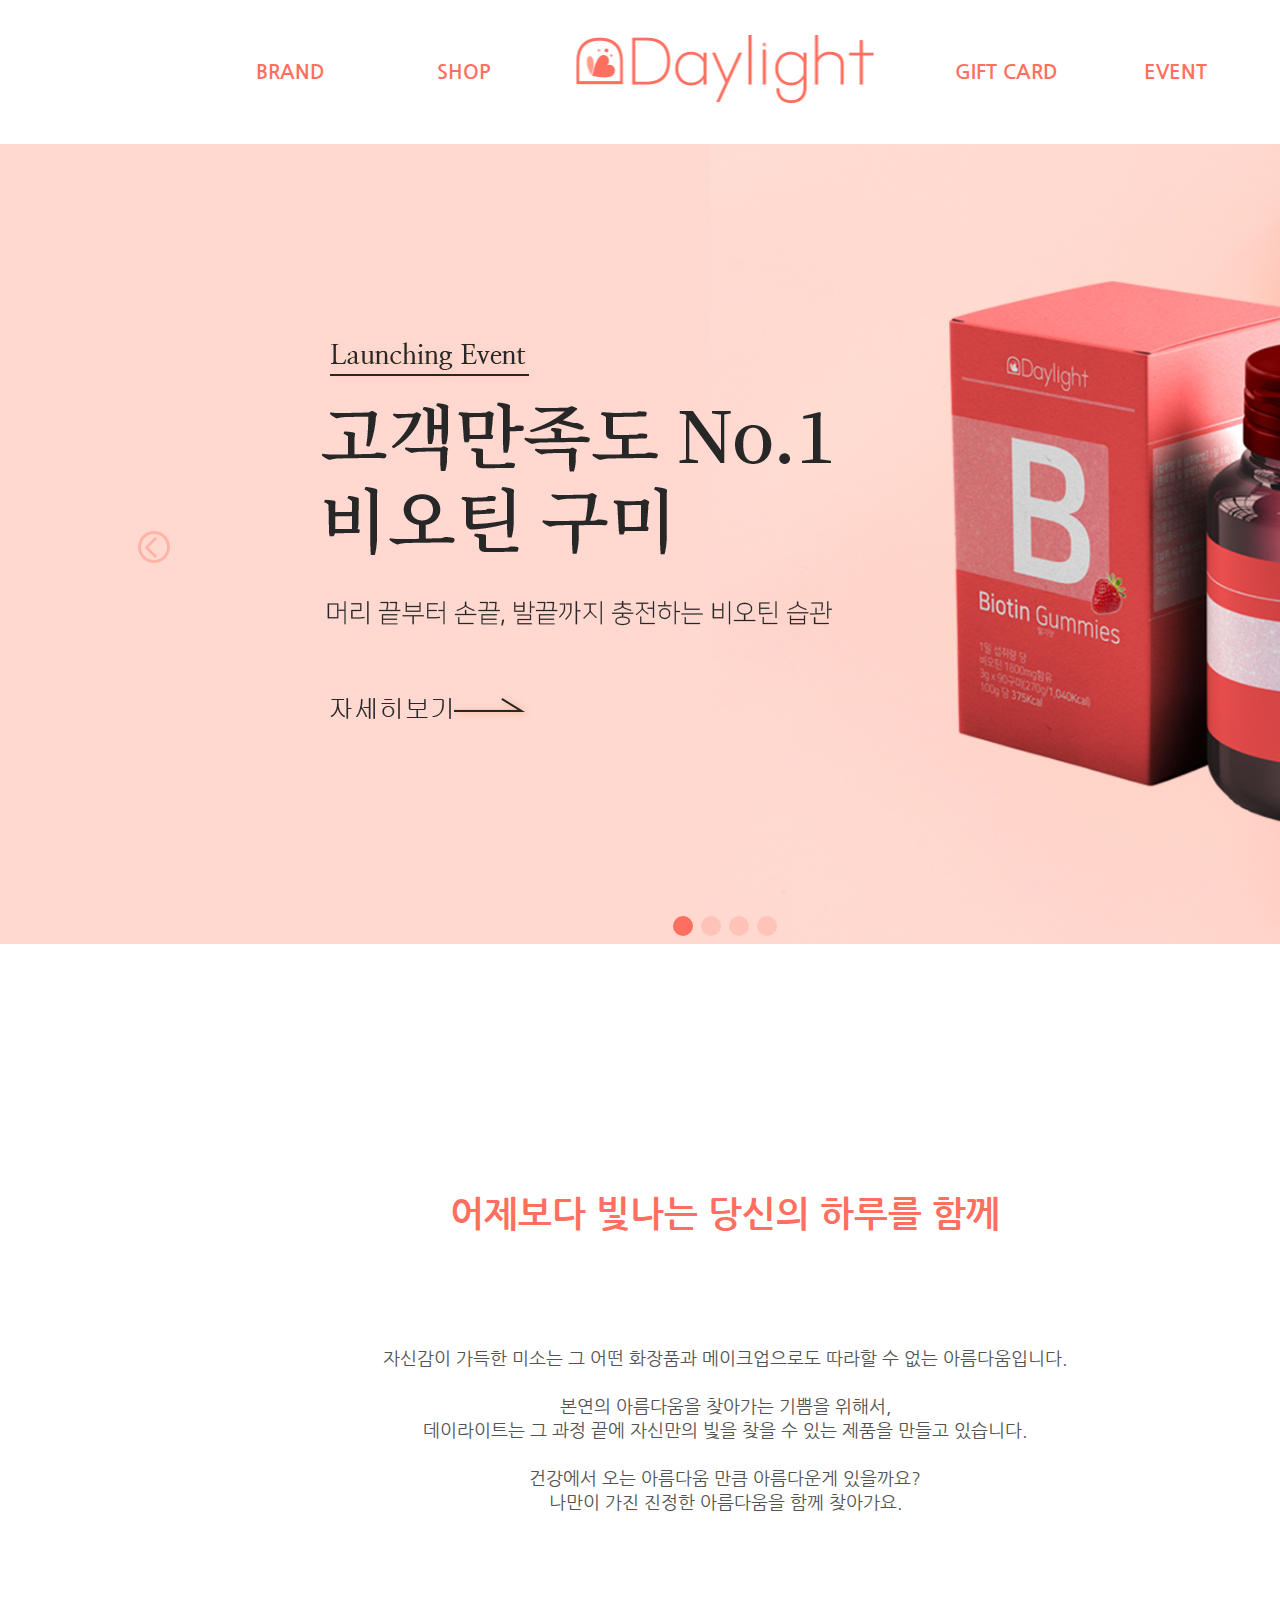
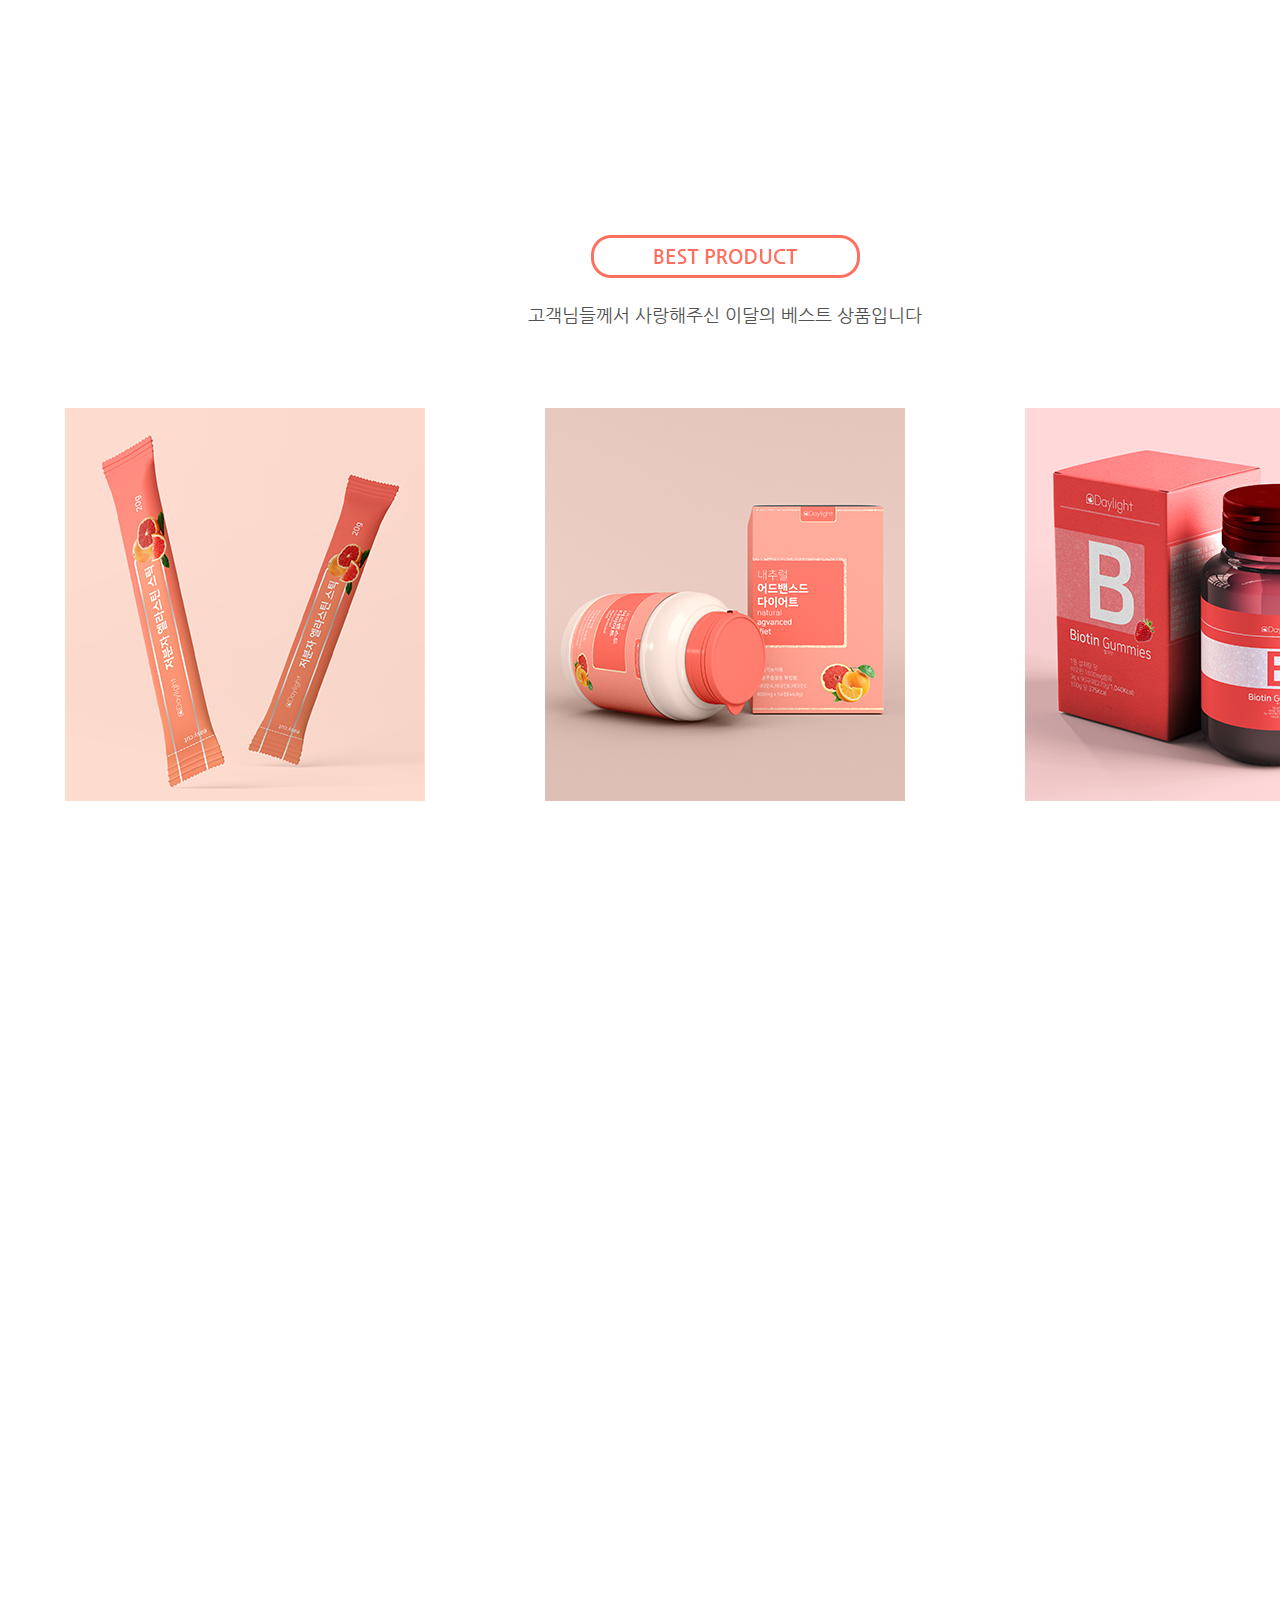
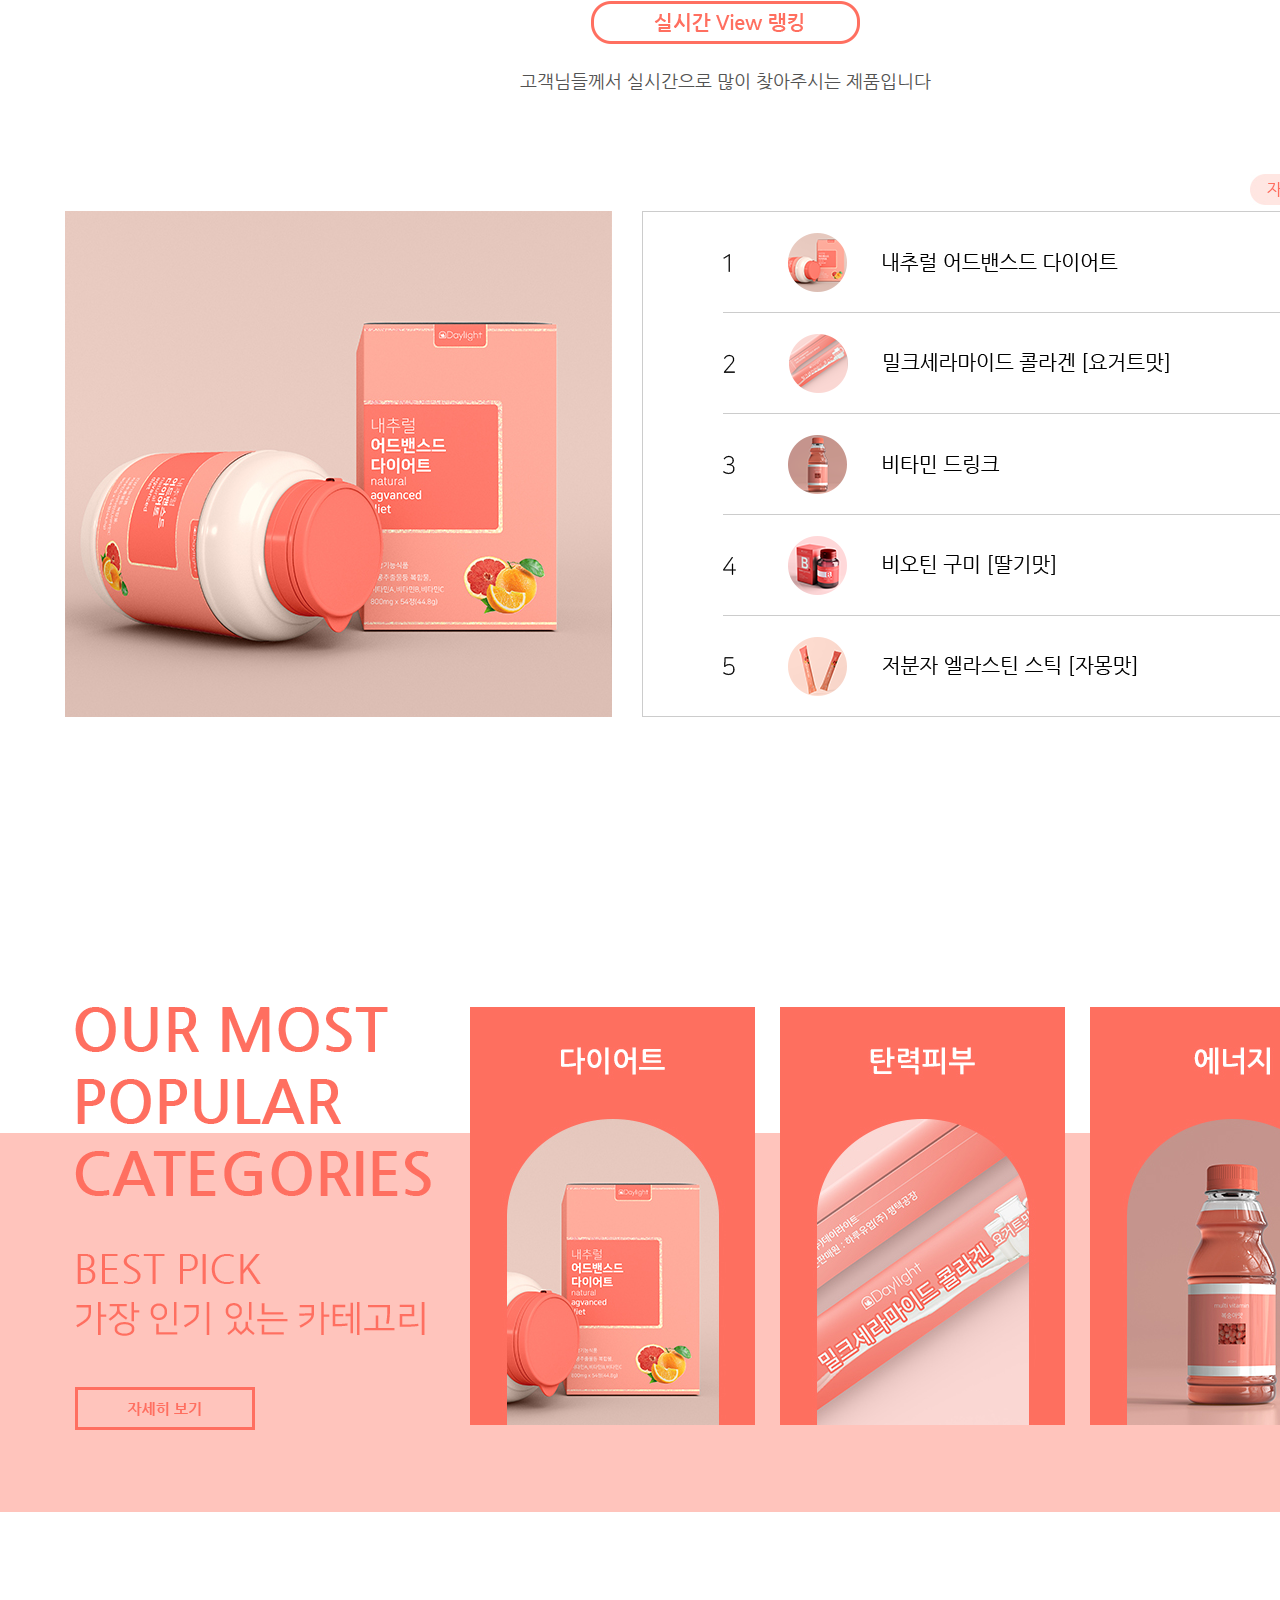
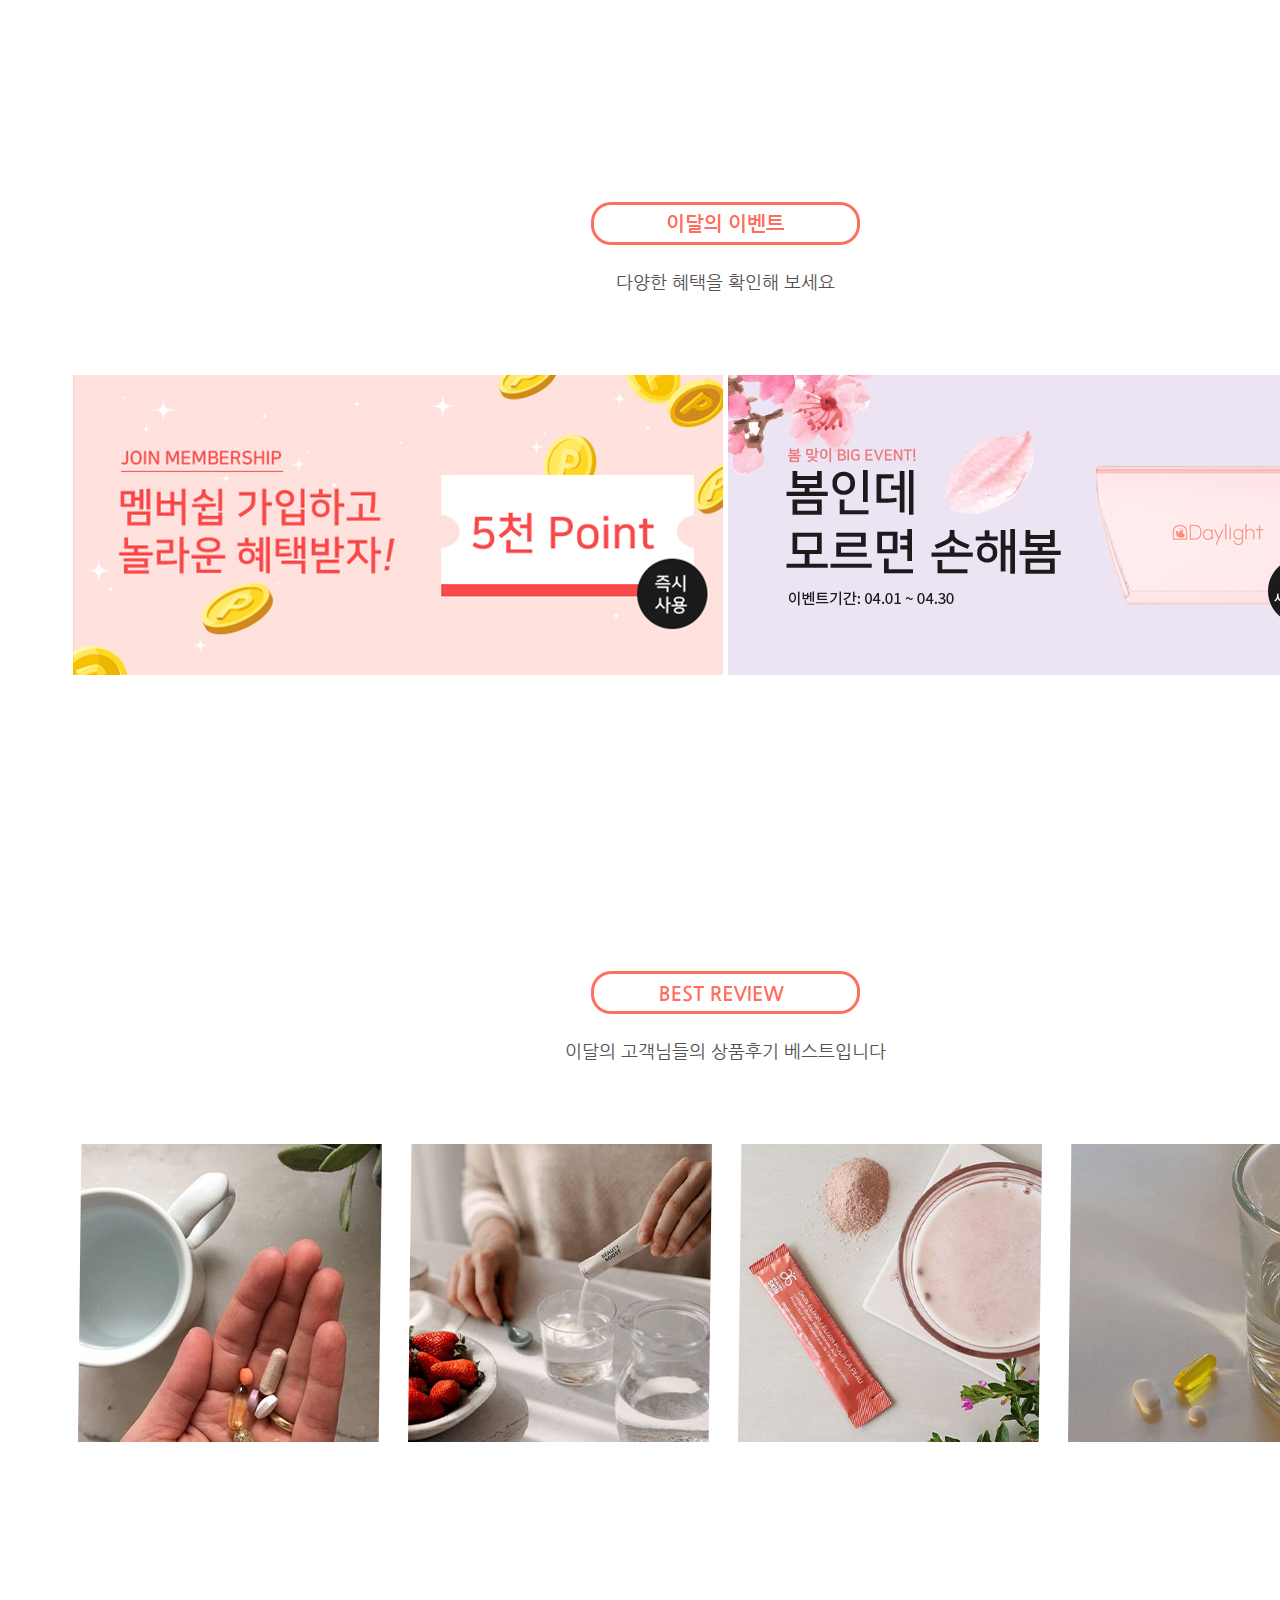
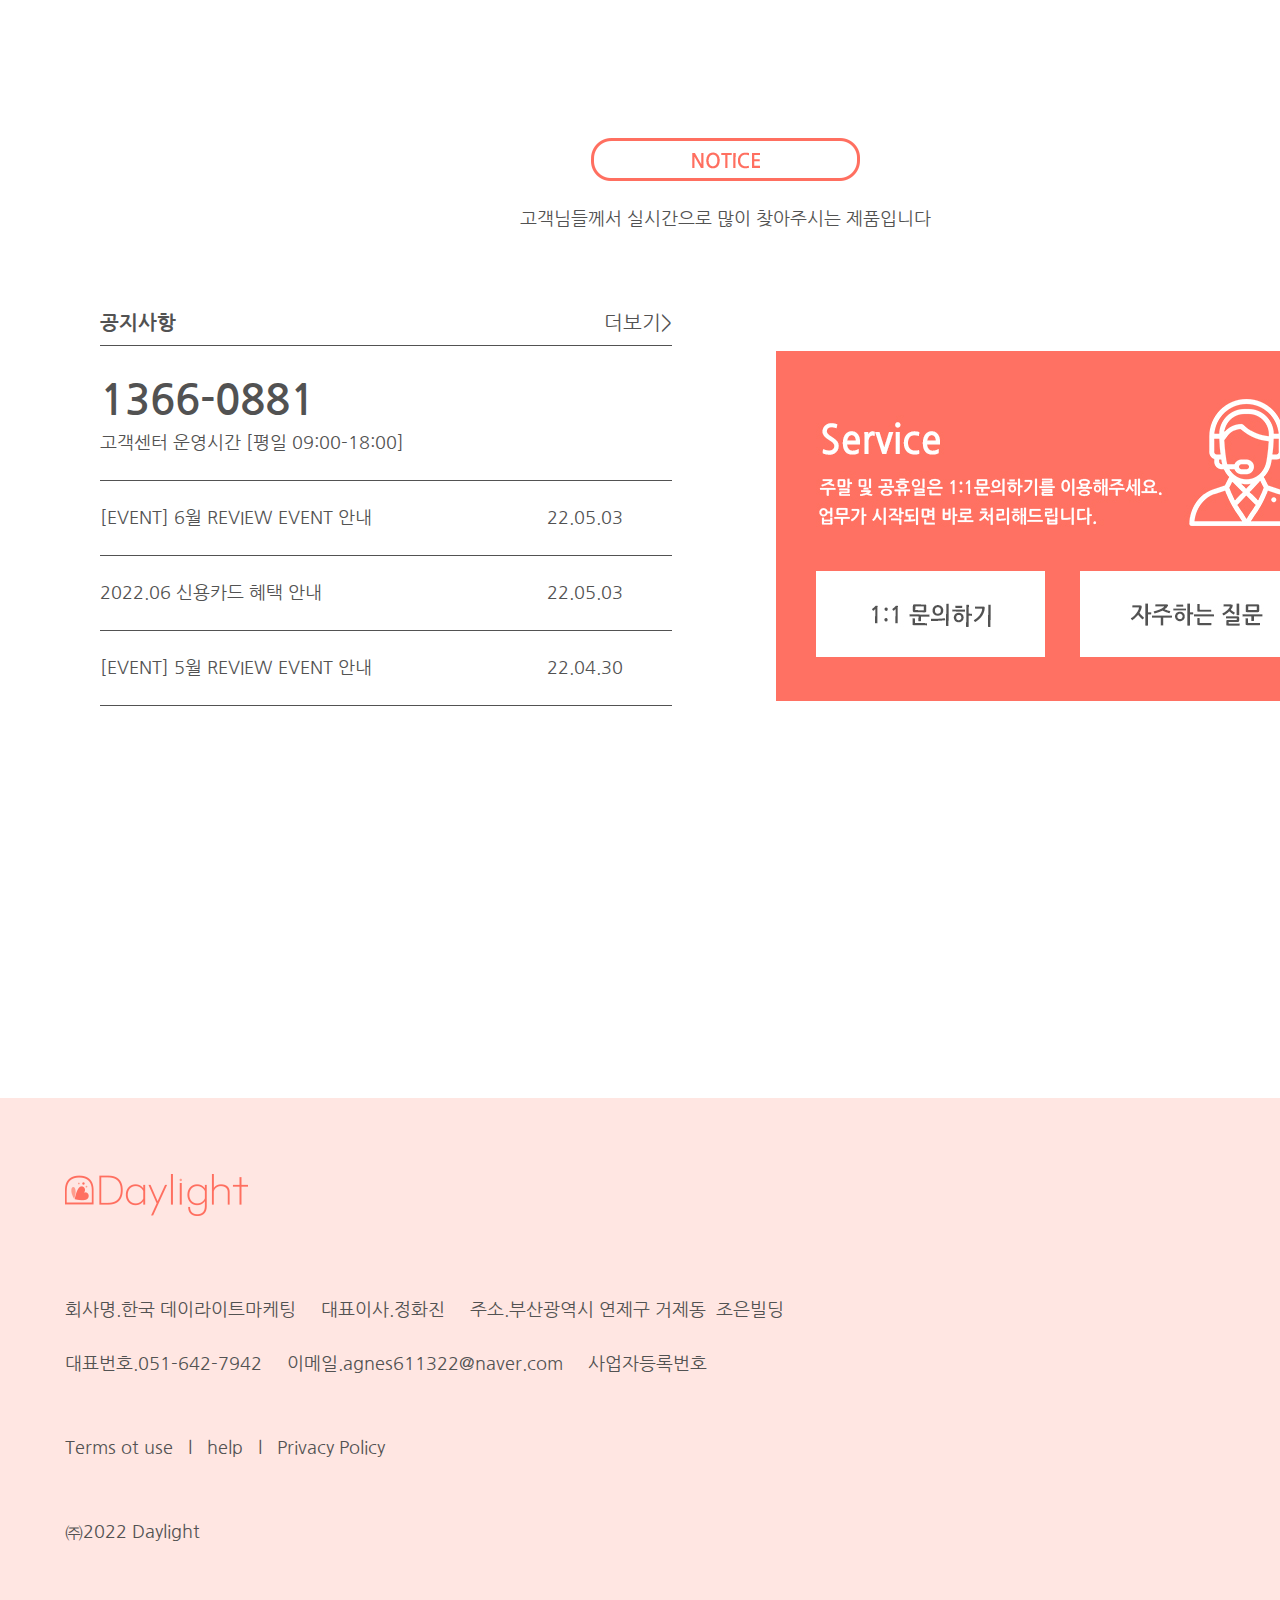
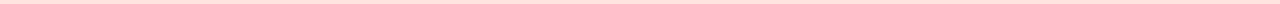
<file: index.html>
<!DOCTYPE html>
<html lang="ko">
<head>
    <meta charset="UTF-8">
    <meta http-equiv="X-UA-Compatible" content="IE=edge">
    <meta name="viewport" content="width=1450">
    <title>Daylight</title>
    <!--2. 연결 시켜야 할 파일을 연결 시킨다. 복사해서 head안에 본인 css파일 위에 위치 시킨다.-->
		<script src="https://unpkg.com/swiper/swiper-bundle.min.js"></script>
		<link rel="stylesheet" href="https://unpkg.com/swiper/swiper-bundle.min.css"/>
        <link rel="stylesheet" href="daylight_main.css">
		<link rel="shortcut icon" href="images/logo.png" type="image/x-icon">
		<link rel="preconnect" href="https://fonts.googleapis.com">
<link rel="preconnect" href="https://fonts.gstatic.com" crossorigin>
<link href="https://fonts.googleapis.com/css2?family=Nanum+Gothic:wght@400;700;800&display=swap" rel="stylesheet">
</head>
<body>
    <div class="header clearfix">
    <ul class="header_menu1">
        <li><a href="daylight_sub1.html">BRAND</a></li>
        <li><a href="daylight_sub2.html">SHOP</a></li>
    </ul>
    <h1 class="header_menu2"><a href="index.html"><img src="images/0.Daylight_main/logo_menu.png" alt="상단메뉴로고"></a></h1>
    <ul class="header_menu3">
        <li><a href="daylight_sub3.html">GIFT CARD</a></li>
        <li><a href="daylight_sub4.html">EVENT</a></li>
    </ul>
</div>
    <!--1. 구조와 class의 이름을 알맞게 넣어준다.-->
		<div class="swiper mb"><!--swiper는 필수 클래스, 그 옆의 클래스는 보조 클래스-->
			<div class="swiper-wrapper"><!--swiper-wrapper는 필수 클래스-->
				<div class="swiper-slide">
					<!--swiper-slide는 필수 클래스-->
					<a href="daylight_sub2.html"><img src="images/0.Daylight_main/1.main_banner/1_banner1.jpg" alt="메인배너1"></a>
				</div>
				<div class="swiper-slide">
					<a href="daylight_sub2.html"><img src="images/0.Daylight_main/1.main_banner/1_banner2.jpg" alt="메인배너2"></a>
				</div>
				<div class="swiper-slide">
					<a href="daylight_sub2.html"><img src="images/0.Daylight_main/1.main_banner/1_banner3.jpg" alt="메인배너3"></a>
				</div>
				<div class="swiper-slide">
					<a href="daylight_sub2.html"><img src="images/0.Daylight_main/1.main_banner/1_banner4.jpg" alt="메인배너4"></a>
				</div>
			</div>
			<!--화살표추가-->
			<div class="swiper-button-next"></div>
			<div class="swiper-button-prev"></div>
			<!--도트를 추가하고 싶을때-->
			<div class="swiper-pagination"></div>
		</div><!--mb E-->
		
		
		
		<!--3. 필수 옵션을 넣는 script부분을 body가장 끝에 넣어준다.-->
		<!-- Initialize Swiper --><!--옵션부분 pdf파일 참조해주세요-->
		<script>
		  var swiper = new Swiper(".mb", {
			navigation: {
				 nextEl: ".swiper-button-next",
				 prevEl: ".swiper-button-prev",
				},//화살표를 작동하게 하는 옵션.
			pagination: {
				el: ".swiper-pagination",
				clickable: true,
				},//도트부분을 작동하게 하는 옵션.
			//옵션추가시 이걸 지우고 넣어주세요.
		  });
		</script>

        <div class="wellcome">
            <h1 class="text_title">어제보다 빛나는 당신의 하루를 함께</h1>
			<div class="text">
            <p>자신감이 가득한 미소는 그 어떤 화장품과 메이크업으로도 따라할 수 없는 아름다움입니다.</p>
            <br>
            <p>본연의 아름다움을 찾아가는 기쁨을 위해서,<br>
                데이라이트는 그 과정 끝에 자신만의 빛을 찾을 수 있는 제품을 만들고 있습니다.</p>
                <br>
            <p>건강에서 오는 아름다움 만큼 아름다운게 있을까요?<br>
                나만이 가진 진정한 아름다움을 함께 찾아가요.</p></div>
        </div>
		<div class="best"><img src="images/0.Daylight_main/2.best_product/2_best_product_title.png" alt="베스트제품타이틀">
		<p class="best_text">고객님들께서 사랑해주신 이달의 베스트 상품입니다</p>
		<ul class="clearfix">
			<li class="best1"></li>
			<li class="best2"></li>
			<li class="best3"></li>
		</ul>
		</div>
		<div class="deco_br"></div>
		<div class="view_rank">
			<p class="view_rank_title"><img src="images/0.Daylight_main/3.Review_Rank/view_rank_title.png" alt="뷰랭크타이틀"></p>
			<p class="view_rank_text">고객님들께서 실시간으로 많이 찾아주시는 제품입니다</p>
			<p class="view_rank_icon"><a href="#"><img src="images/0.Daylight_main/3.Review_Rank/look_icon.jpg" alt="자세히보기"></a></p>
			<div class="clearfix">
				

	<!--탭 콘텐츠 영역 -->
	<div class="tab_container">
	    <div id="tab1" class="tab_content bg1">
	    </div>
	    <div id="tab2" class="tab_content bg2">
		</div>
		<div id="tab3" class="tab_content bg3">
		</div>
		<div id="tab4" class="tab_content bg4">
		</div>
		<div id="tab5" class="tab_content bg5">
		</div>
	</div>
		<!--탭 메뉴 영역 -->
		<ul class="tabs">
			<li><a href="#tab1"><img src="images/0.Daylight_main/3.Review_Rank/view_rank1.png" alt="rank1"></a></li>
			<li><a href="#tab2"><img src="images/0.Daylight_main/3.Review_Rank/view_rank2.png" alt="rank2"></a></li>
			<li><a href="#tab3"><img src="images/0.Daylight_main/3.Review_Rank/view_rank3.png" alt="rank3"></a></li>
			<li><a href="#tab4"><img src="images/0.Daylight_main/3.Review_Rank/view_rank4.png" alt="rank4"></a></li>
			<li><a href="#tab5"><img src="images/0.Daylight_main/3.Review_Rank/view_rank5.png" alt="rank5"></a></li>
		</ul>
			</div>
		</div>



		<!--제이쿼리 라이브러리파일-->
	<script src="https://code.jquery.com/jquery-1.12.4.min.js" integrity="sha256-ZosEbRLbNQzLpnKIkEdrPv7lOy9C27hHQ+Xp8a4MxAQ=" crossorigin="anonymous"></script>
	<!--탭 제이쿼리-->
	<script type="text/javascript">
		$(document).ready(function() {

			//처음들어갔을때 모습 만들기...
			$(".tab_content").hide(); //tab_content 부분을 모두 숨김.
			$("ul.tabs li:first").addClass("active").show(); //첫번째 탭이 active클래스를 붙이고, 보여줌.
			$(".tab_content:first").show(); //tab_contents중 첫번째꺼를 보여줌

			//On Click Event
			$("ul.tabs li").click(function() {

				$("ul.tabs li").removeClass("active"); //Remove any "active" class
				$(this).addClass("active"); //선택한 탭에만 active클래스 붙임
				$(".tab_content").hide(); //모든 contents들 숨김

				var activeTab = $(this).find("a").attr("href"); //Find the href attribute value to identify the active tab + content
				/*.attr( attributeName ) -> 선택한 요소의 속성의 값을 가져옵니다.
				.find()는 어떤 요소의 하위 요소 중 특정 요소를 찾을 때 사용합니다.*/
				$(activeTab).fadeIn(); //Fade in the active ID content(active되어있는 칸의 id 값을 가진 부분이 나타남)
				return false;
			});

		});
	</script>

	<div class="category">
		<div class="category_box clearfix">
			<div class="category_text_title"><img src="images/0.Daylight_main/4.Category/category_big_title_.png" alt="카테고리텍스트타이틀" class="category_title_imge">
				<a href="daylight_sub2.html"><img src="images/0.Daylight_main/4.Category/look_at_icon.png" alt="자세히보기"></a></div>
			<div class="category_1"></div>
			<div class="category_2"></div>
			<div class="category_3"></div>
		</div>
	</div>

	<div class="event_box">
		<div class="event_title"><img src="images/0.Daylight_main/5.event/envent_title-1.png" alt="이벤트타이틀"></div>
		<P class="event_text_title">다양한 혜택을 확인해 보세요</P>
		<div>
			<a href="daylight_sub4.html"><img src="images/0.Daylight_main/5.event/event_banner1.jpg" alt="이벤트배너1"></a>
			<a href="daylight_sub4.html"><img src="images/0.Daylight_main/5.event/event_banner2.jpg" alt="이벤트배너2"></a>
		</div>
	</div>
	
	
		<div class="review_title"><img src="images/0.Daylight_main/6.best_review/best_riview_title.png" alt="베스트리뷰타이틀"></div>
		<p class="review_text_title">이달의 고객님들의 상품후기 베스트입니다</p>
		<div class="review">
		<div class="swiper mb2"><!--swiper는 필수 클래스, 그 옆의 클래스는 보조 클래스-->
			<div class="swiper-wrapper"><!--swiper-wrapper는 필수 클래스-->
				<div class="swiper-slide">
					<!--swiper-slide는 필수 클래스-->
					<img src="images/0.Daylight_main/6.best_review/review1.jpg" alt="베스트리뷰포토1">
				</div>
				<div class="swiper-slide">
					<img src="images/0.Daylight_main/6.best_review/review2.jpg" alt="베스트리뷰포토2">
				</div>
				<div class="swiper-slide">
					<img src="images/0.Daylight_main/6.best_review/review3.jpg" alt="베스트리뷰포토3">
				</div>
				<div class="swiper-slide">
					<img src="images/0.Daylight_main/6.best_review/review4.jpg" alt="베스트리뷰포토4">
				</div>
				<div class="swiper-slide">
					<img src="images/0.Daylight_main/6.best_review/review5.jpg" alt="베스트리뷰포토5">
				</div>
				<div class="swiper-slide">
					<img src="images/0.Daylight_main/6.best_review/review6.jpg" alt="베스트리뷰포토6">
				</div>
			</div>
			
			
		</div><!--mb E-->
		<!--화살표추가-->
			<div class="swiper-button-next review_next"></div>
			<div class="swiper-button-prev review_prev"></div>
			<!--도트를 추가하고 싶을때-->
		
		
		<!--3. 필수 옵션을 넣는 script부분을 body가장 끝에 넣어준다.-->
		<!-- Initialize Swiper --><!--옵션부분 pdf파일 참조해주세요-->
		<script>
		  var swiper = new Swiper(".mb2", {
			navigation: {
				 nextEl: ".review_next",
				 prevEl: ".review_prev",
				},//화살표를 작동하게 하는 옵션.
				slidesPerView: 4,
		  });
		</script>


	</div>

	<div class="notice">
		<div class="notice_title"><img src="images/0.Daylight_main/7.notice/7_notice_title.png" alt="공지사항타이틀"></div>
		<p class="notice_text">고객님들께서 실시간으로 많이 찾아주시는 제품입니다</p>
		<div class="notice_box clearfix">
			<div class="notice_box1">
				<table>
					<tr>
						<th class="gongji">공지사항</th>
						<td class="bogi"><a href="#">더보기></a></td>
					</tr>
					<tr>
						<td colspan="2" class="text1"><span class="call">1366-0881</span> <br>
							고객센터 운영시간 [평일 09:00-18:00]</span>
						</td>
					</tr>
					<tr>
						<td class="text2">[EVENT] 6월 REVIEW EVENT 안내</td>
						<td>22.05.03</td>
					</tr>
					<tr>
						<td class="text3">2022.06 신용카드 혜택 안내</td>
						<td class="text4">22.05.03</td>
					</tr>
					<tr>
						<td class="text5">[EVENT] 5월 REVIEW EVENT 안내</td>
						<td class="text6">22.04.30</td>
					</tr>
				</table>
			</div>
			<div class="notice_box2">
			<a href="daylight_sub4.html" class="notice_box3"><img src="images/0.Daylight_main/7.notice/7_notice_service_icon1.jpg" alt="1:1문의하기"></a>
			<a href="daylight_sub4.html"><img src="images/0.Daylight_main/7.notice/7_notice_service_icon2.jpg" alt="자주하는질문"></a></div>
		</div>
	</div>

	<div id="footer">
		<div class="footer_inner">
			<a href="daylight_main.html"><img src="images/Footer_logo.png" alt="로고이미지"></a>
			<p class="footer_text1">회사명.한국&nbsp;데이라이트마케팅&nbsp;&nbsp;&nbsp;&nbsp;&nbsp;대표이사.정화진&nbsp;&nbsp;&nbsp;&nbsp;&nbsp;주소.부산광역시&nbsp;연제구&nbsp;거제동&nbsp;&nbsp;조은빌딩</p>
			<p class="footer_text2">대표번호.051-642-7942&nbsp;&nbsp;&nbsp;&nbsp;&nbsp;이메일.agnes611322@naver.com&nbsp;&nbsp;&nbsp;&nbsp;&nbsp;사업자등록번호</p>
			<p class="footer_text3">Terms ot use&nbsp;&nbsp;&nbsp;l&nbsp;&nbsp;&nbsp;help&nbsp;&nbsp;&nbsp;l&nbsp;&nbsp;&nbsp;Privacy Policy</p>
			<p class="footer_text4">㈜2022 Daylight</p>
		</div>

	</div>

</body>
</html>
</file>
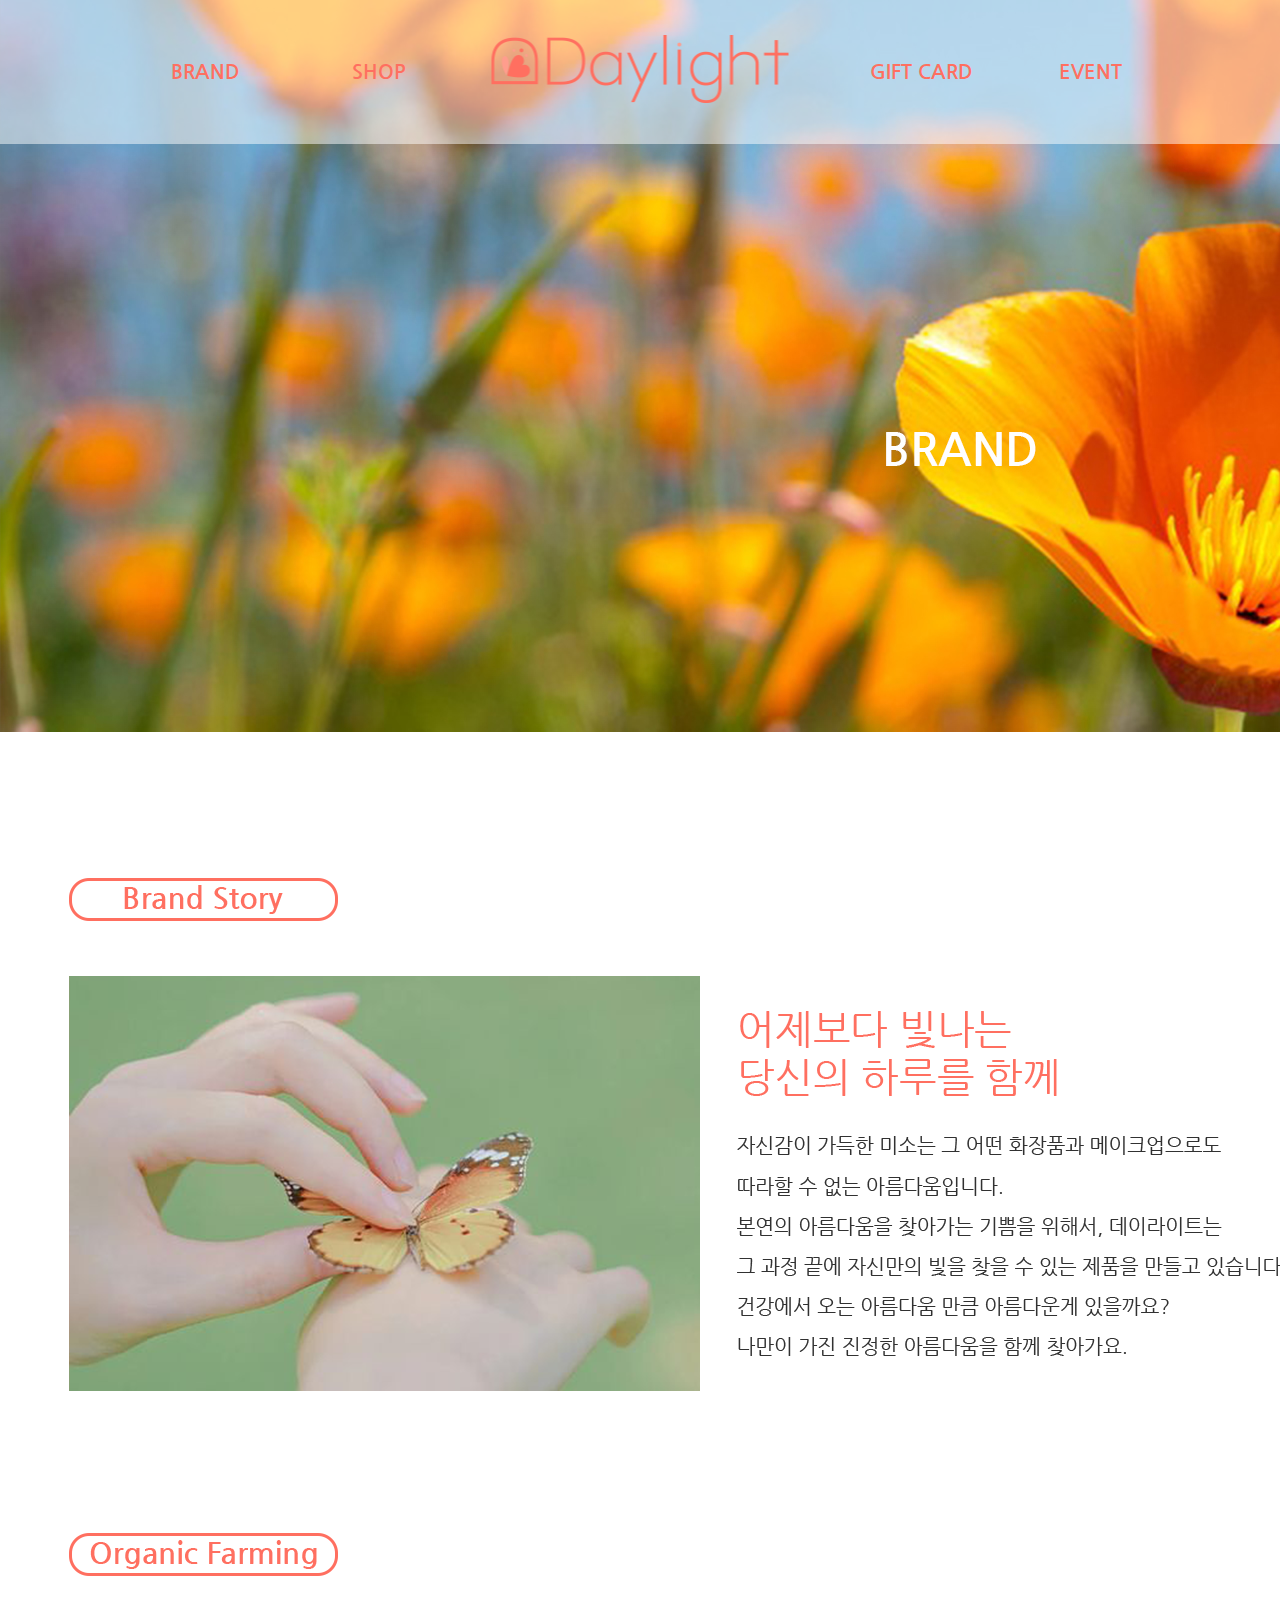
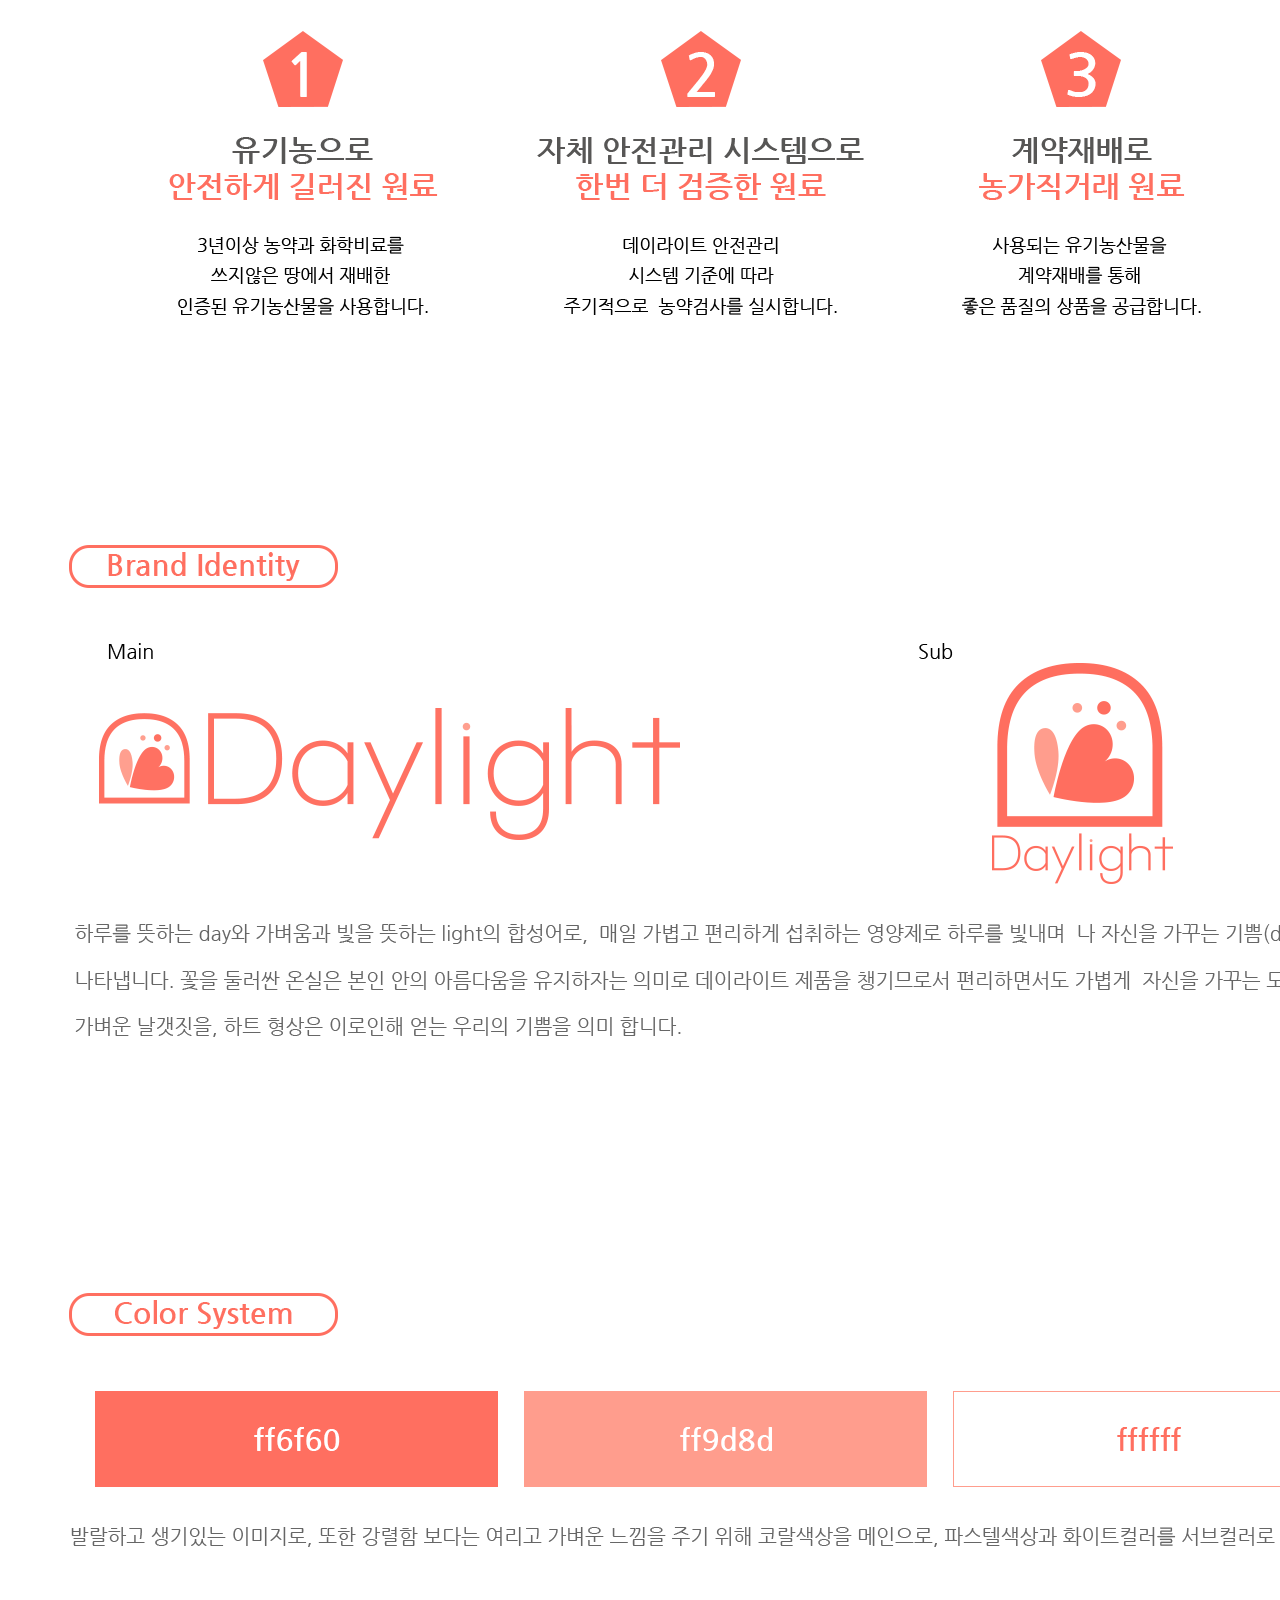
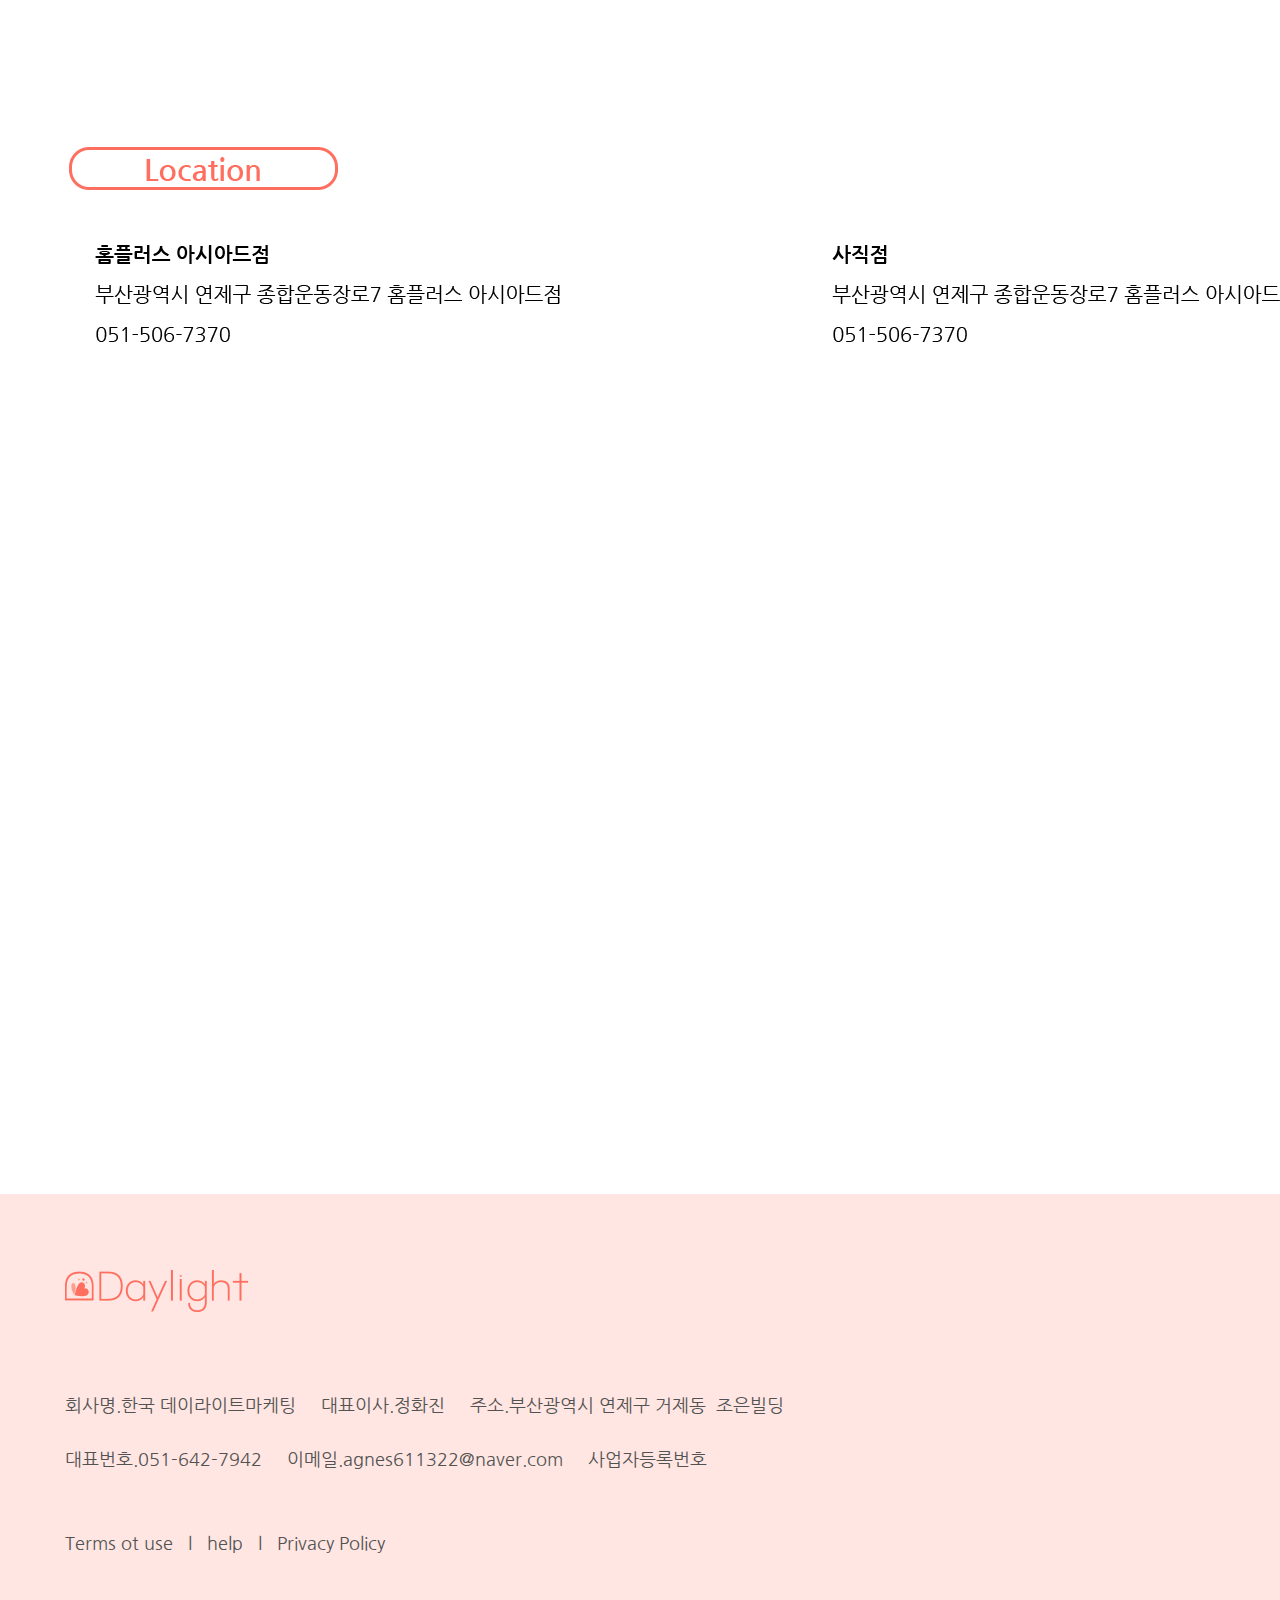
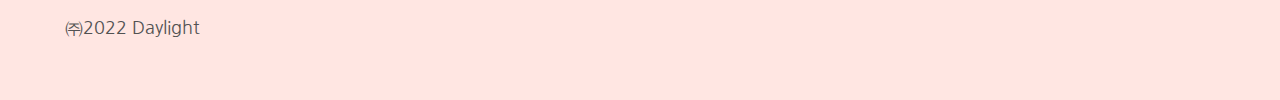
<file: daylight_sub1.html>
<!DOCTYPE html>
<html lang="ko">
<head>
    <meta charset="UTF-8">
    <meta http-equiv="X-UA-Compatible" content="IE=edge">
    <meta name="viewport" content="width=1450">
    <title>Daylight</title>
    <!--2. 연결 시켜야 할 파일을 연결 시킨다. 복사해서 head안에 본인 css파일 위에 위치 시킨다.-->
		<script src="https://unpkg.com/swiper/swiper-bundle.min.js"></script>
		<link rel="stylesheet" href="https://unpkg.com/swiper/swiper-bundle.min.css"/>
        <link rel="stylesheet" href="daylight_sub1.css">
		<link rel="shortcut icon" href="images/logo.png" type="image/x-icon">
		<link rel="preconnect" href="https://fonts.googleapis.com">
<link rel="preconnect" href="https://fonts.gstatic.com" crossorigin>
<link href="https://fonts.googleapis.com/css2?family=Nanum+Gothic:wght@400;700;800&display=swap" rel="stylesheet">
</head>
<body>
    <div class="header0">
        <div class="header clearfix">
            <ul class="header_menu1">
                <li><a href="daylight_sub1.html">BRAND</a></li>
                <li><a href="daylight_sub2.html">SHOP</a></li>
            </ul>
            <h1 class="header_menu2"><a href="index.html"><img src="images/0.Daylight_main/logo_menu.png" alt="상단메뉴로고"></a></h1>
            <ul class="header_menu3">
                <li><a href="daylight_sub3.html">GIFT CARD</a></li>
                <li><a href="daylight_sub4.html">EVENT</a></li>
            </ul>
        </div>
    </div>  
<!---------------------------------------->
<div class="main_img"><img src="images/1.sub_BRAND/sub1main_banner.jpg" alt="서브1메인이미지"></div>
<div class="su1_body"><img src="images/1.sub_BRAND/2.BRAND.png" alt="브랜드스토리"></div>
<iframe src="https://www.google.com/maps/embed?pb=!1m18!1m12!1m3!1d3260.6076929039036!2d129.06209831560307!3d35.1913292642898!2m3!1f0!2f0!3f0!3m2!1i1024!2i768!4f13.1!3m3!1m2!1s0x356894a5956d1221%3A0x782dbdd81cb3335!2z7ZmI7ZSM65-s7IqkIOyVhOyLnOyVhOuTnOygkA!5e0!3m2!1sko!2skr!4v1656395121500!5m2!1sko!2skr" width="100%" height="700" style="border:0;" allowfullscreen="" loading="lazy" referrerpolicy="no-referrer-when-downgrade"></iframe>





<!----------------footer------------------>
	<div id="footer">
		<div class="footer_inner">
			<a href="daylight_main.html"><img src="images/Footer_logo.png" alt="로고이미지"></a>
			<p class="footer_text1">회사명.한국&nbsp;데이라이트마케팅&nbsp;&nbsp;&nbsp;&nbsp;&nbsp;대표이사.정화진&nbsp;&nbsp;&nbsp;&nbsp;&nbsp;주소.부산광역시&nbsp;연제구&nbsp;거제동&nbsp;&nbsp;조은빌딩</p>
			<p class="footer_text2">대표번호.051-642-7942&nbsp;&nbsp;&nbsp;&nbsp;&nbsp;이메일.agnes611322@naver.com&nbsp;&nbsp;&nbsp;&nbsp;&nbsp;사업자등록번호</p>
			<p class="footer_text3">Terms ot use&nbsp;&nbsp;&nbsp;l&nbsp;&nbsp;&nbsp;help&nbsp;&nbsp;&nbsp;l&nbsp;&nbsp;&nbsp;Privacy Policy</p>
			<p class="footer_text4">㈜2022 Daylight</p>
		</div>
	</div>
   
</body>
</html>
</file>
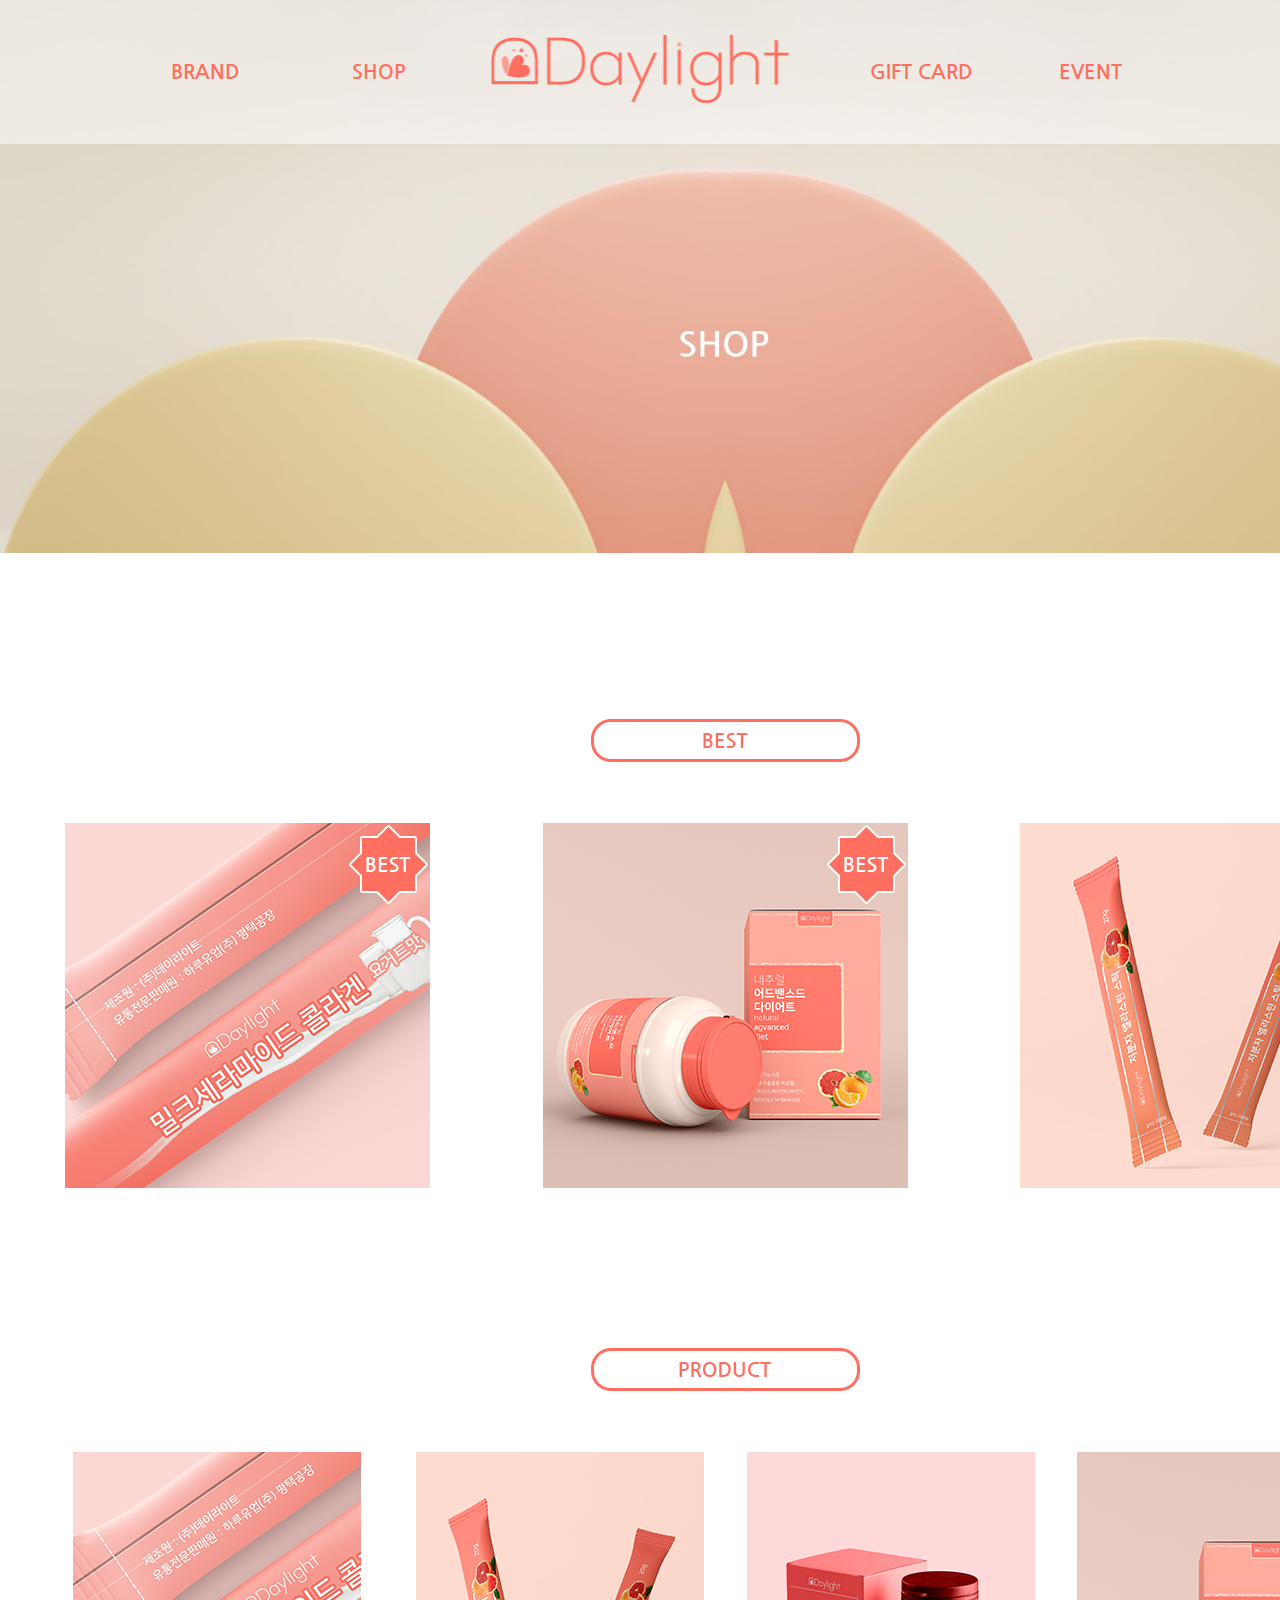
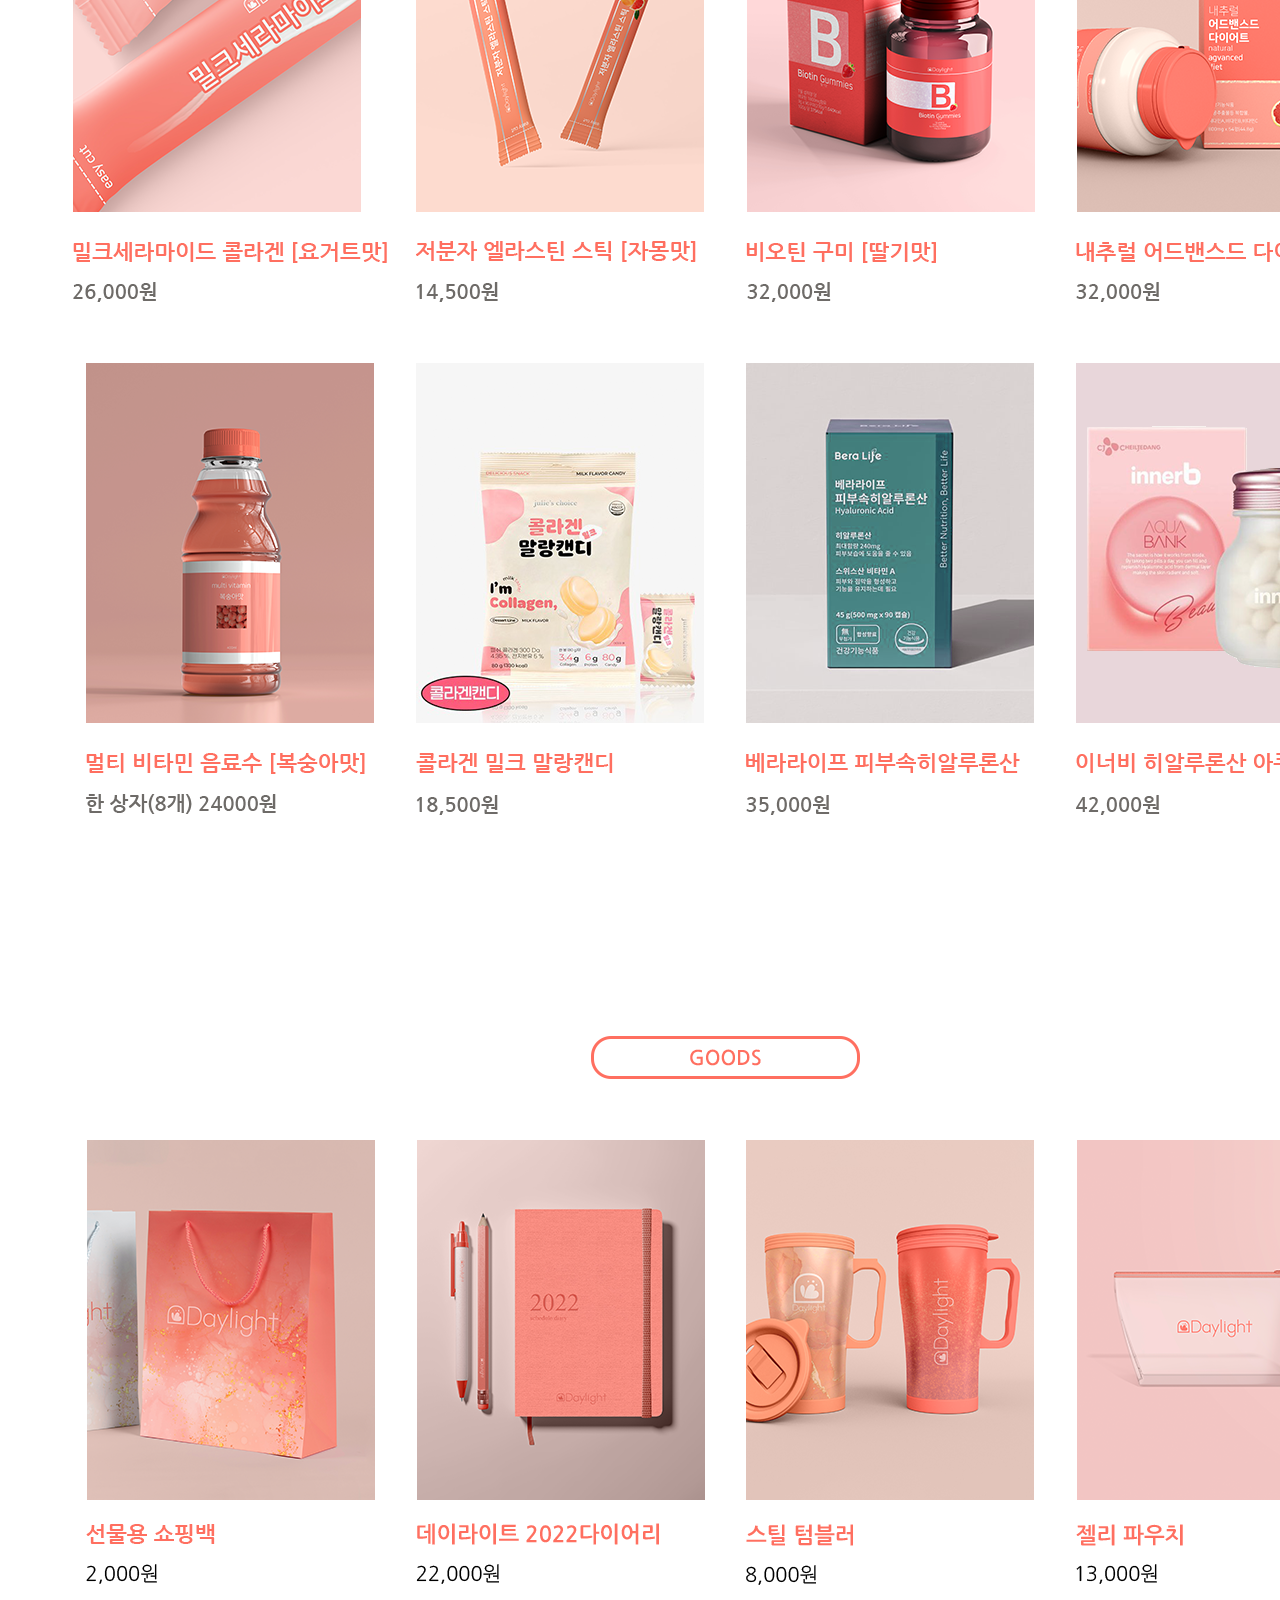
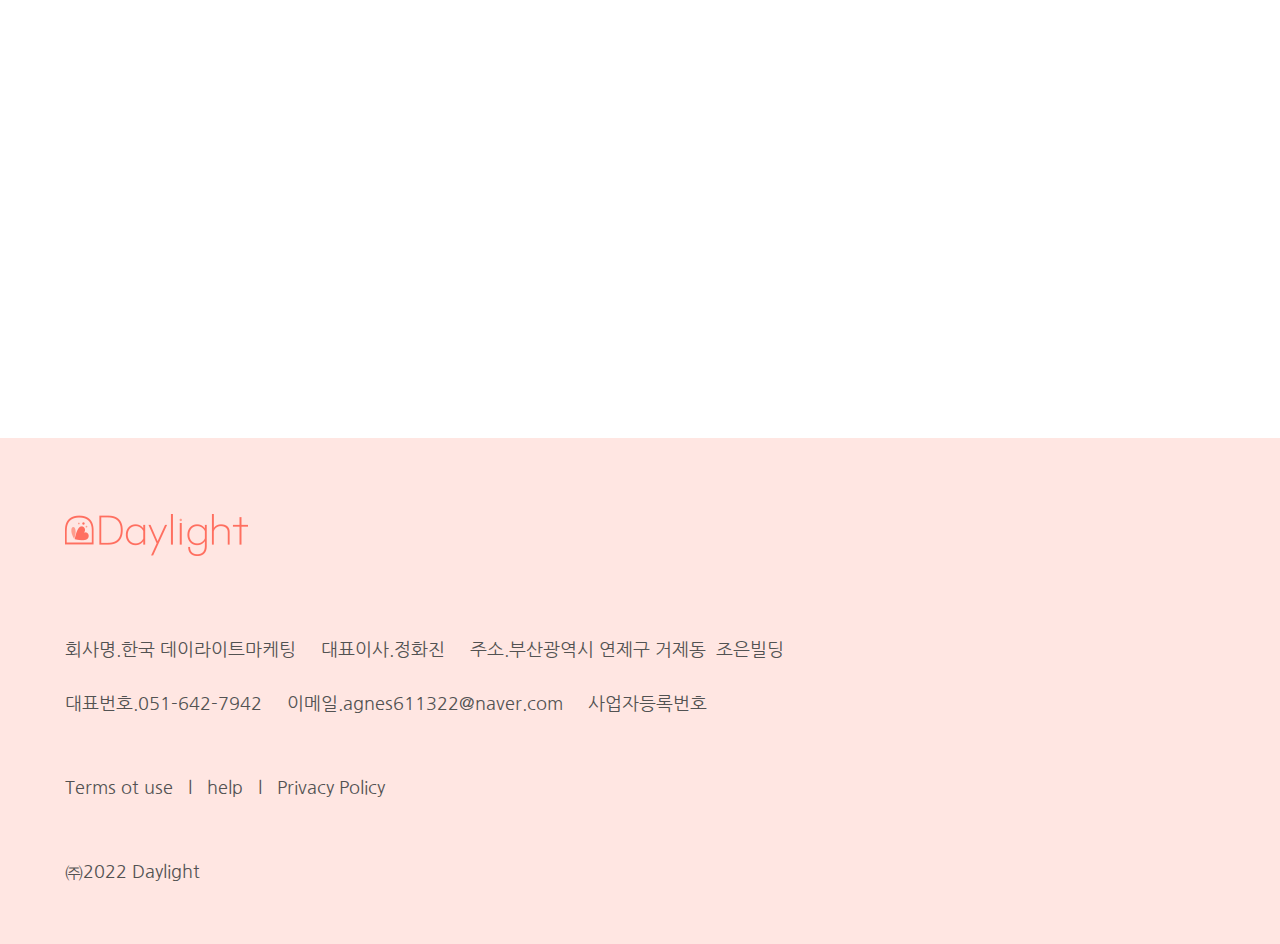
<file: daylight_sub2.html>
<!DOCTYPE html>
<html lang="ko">
<head>
    <meta charset="UTF-8">
    <meta http-equiv="X-UA-Compatible" content="IE=edge">
    <meta name="viewport" content="width=1450">
    <title>Daylight</title>
    <!--2. 연결 시켜야 할 파일을 연결 시킨다. 복사해서 head안에 본인 css파일 위에 위치 시킨다.-->
		<script src="https://unpkg.com/swiper/swiper-bundle.min.js"></script>
		<link rel="stylesheet" href="https://unpkg.com/swiper/swiper-bundle.min.css"/>
        <link rel="stylesheet" href="daylight_sub2.css">
		<link rel="shortcut icon" href="images/logo.png" type="image/x-icon">
		<link rel="preconnect" href="https://fonts.googleapis.com">
<link rel="preconnect" href="https://fonts.gstatic.com" crossorigin>
<link href="https://fonts.googleapis.com/css2?family=Nanum+Gothic:wght@400;700;800&display=swap" rel="stylesheet">
</head>
<body>
    <div class="header0">
        <div class="header clearfix">
            <ul class="header_menu1">
                <li><a href="daylight_sub1.html">BRAND</a></li>
                <li><a href="daylight_sub2.html">SHOP</a></li>
            </ul>
            <h1 class="header_menu2"><a href="index.html"><img src="images/0.Daylight_main/logo_menu.png" alt="상단메뉴로고"></a></h1>
            <ul class="header_menu3">
                <li><a href="daylight_sub3.html">GIFT CARD</a></li>
                <li><a href="daylight_sub4.html">EVENT</a></li>
            </ul>
        </div>
    </div>
<!-------------------header--------------------->
<div class="main_img"><img src="images/2.sub_SHOP/2.Main.jpg" alt="서브2메인이미지" width="100%"></div>

<div class="best">
    <div class="best_title"><img src="images/2.sub_SHOP/2.BEST_title.png" alt="베스트상품타이틀"></div>
    <ul class="clearfix">
        <li class="best1"></li>
        <li class="best2"></li>
        <li class="best3"></li>
    </ul>
</div>

<div class="product">
    <div class="product_title"><img src="images/2.sub_SHOP/2.PRODUCT_title.png" alt="제품타이틀"></div>
    <div>
        <ul class="product1 clearfix">
            <li><a href="#"><img src="images/2.sub_SHOP/2.product1.png" alt="상품1"></a></li>
            <li><a href="#"><img src="images/2.sub_SHOP/2.product2.png" alt="상품2"></a></li>
            <li><a href="#"><img src="images/2.sub_SHOP/2.product3.png" alt="상품3"></a></li>
            <li><a href="#"><img src="images/2.sub_SHOP/2.product4.png" alt="상품4"></a></li>
            <li><a href="#"><img src="images/2.sub_SHOP/2.product5.png" alt="상품5"></a></li>
            <li><a href="#"><img src="images/2.sub_SHOP/2.product6.png" alt="상품6"></a></li>
            <li><a href="#"><img src="images/2.sub_SHOP/2.product7.png" alt="상품7"></a></li>
            <li><a href="#"><img src="images/2.sub_SHOP/2.product8.png" alt="상품8"></a></li>
        </ul>
    </div>
</div>

<div class="goods">
    <div class="goods_title"><img src="images/2.sub_SHOP/2.GOODS_title.png" alt="굿즈타이틀"></div>
    <div>
        <ul class="goods1 clearfix">
            <li><a href="#"><img src="images/2.sub_SHOP/2.product9.png" alt="상품9"></a></li>
            <li><a href="#"><img src="images/2.sub_SHOP/2.product10.png" alt="상품10"></a></li>
            <li><a href="#"><img src="images/2.sub_SHOP/2.product11.png" alt="상품11"></a></li>
            <li><a href="#"><img src="images/2.sub_SHOP/2.product12.png" alt="상품12"></a></li>
        </ul>
    </div>
</div>




<!------------------footer------------------>
	<div id="footer">
		<div class="footer_inner">
			<a href="daylight_main.html"><img src="images/Footer_logo.png" alt="로고이미지"></a>
			<p class="footer_text1">회사명.한국&nbsp;데이라이트마케팅&nbsp;&nbsp;&nbsp;&nbsp;&nbsp;대표이사.정화진&nbsp;&nbsp;&nbsp;&nbsp;&nbsp;주소.부산광역시&nbsp;연제구&nbsp;거제동&nbsp;&nbsp;조은빌딩</p>
			<p class="footer_text2">대표번호.051-642-7942&nbsp;&nbsp;&nbsp;&nbsp;&nbsp;이메일.agnes611322@naver.com&nbsp;&nbsp;&nbsp;&nbsp;&nbsp;사업자등록번호</p>
			<p class="footer_text3">Terms ot use&nbsp;&nbsp;&nbsp;l&nbsp;&nbsp;&nbsp;help&nbsp;&nbsp;&nbsp;l&nbsp;&nbsp;&nbsp;Privacy Policy</p>
			<p class="footer_text4">㈜2022 Daylight</p>
		</div>
	</div>
   
</body>
</html>
</file>
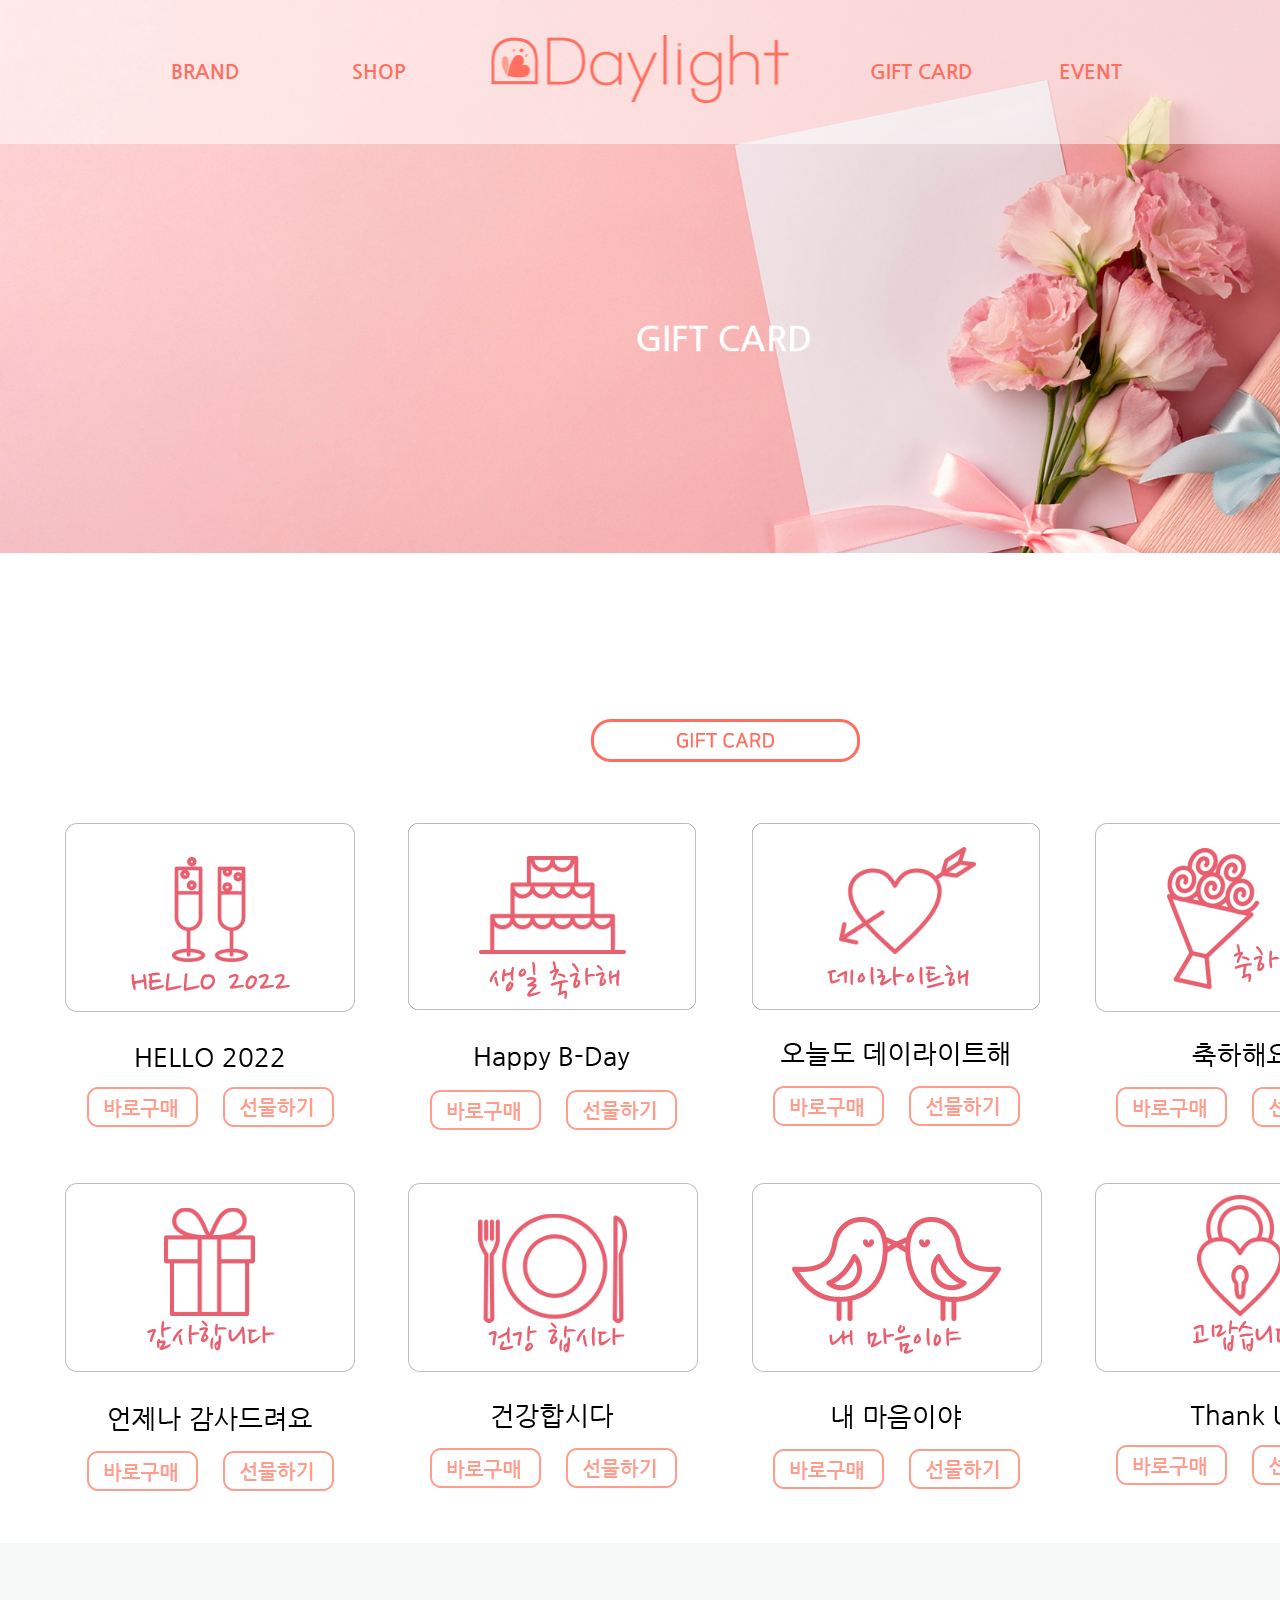
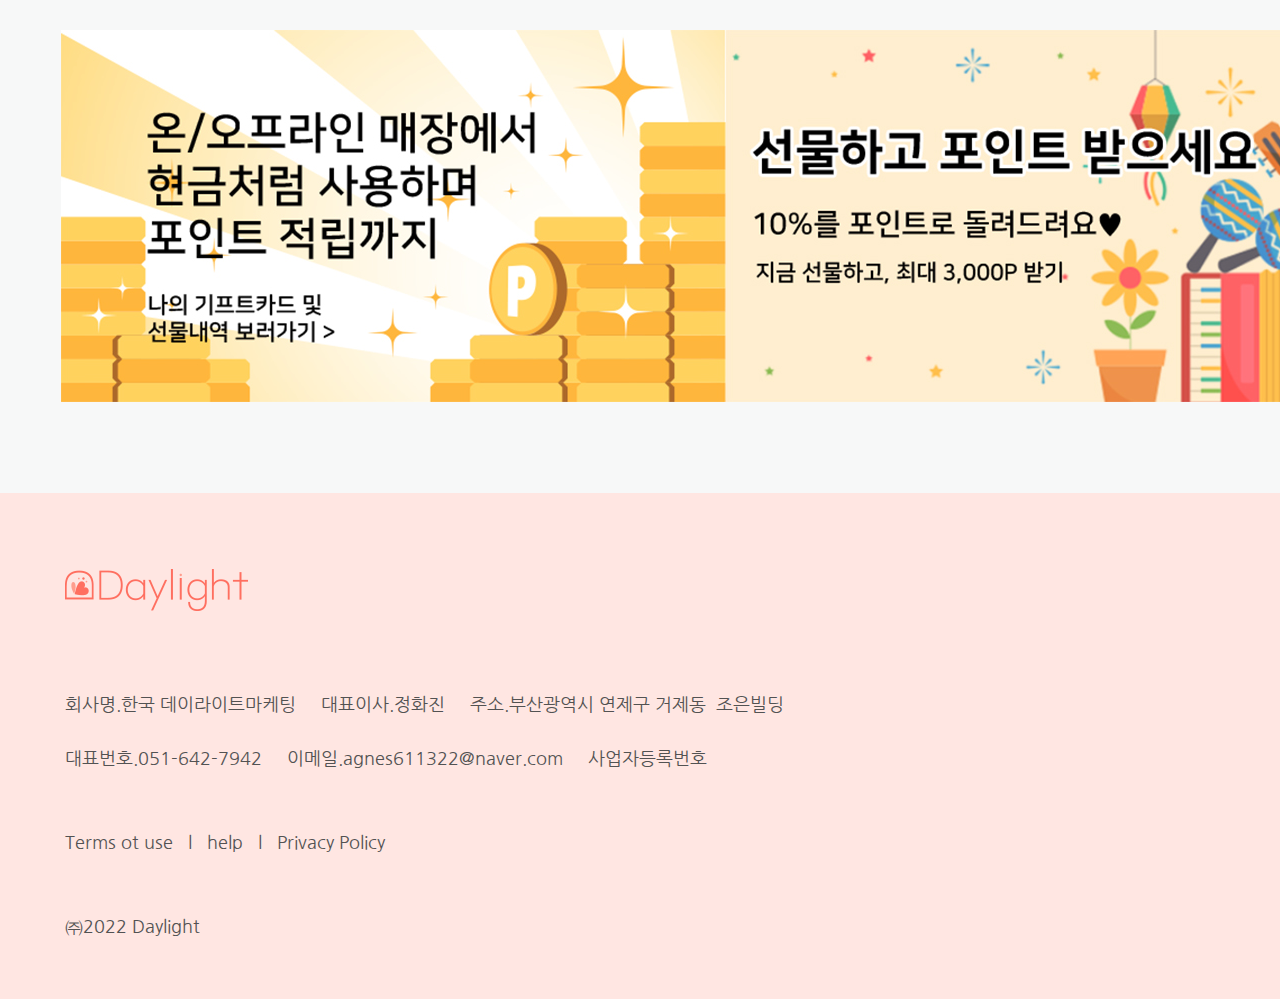
<file: daylight_sub3.html>
<!DOCTYPE html>
<html lang="ko">
<head>
    <meta charset="UTF-8">
    <meta http-equiv="X-UA-Compatible" content="IE=edge">
    <meta name="viewport" content="width=1450">
    <title>Daylight</title>
    <!--2. 연결 시켜야 할 파일을 연결 시킨다. 복사해서 head안에 본인 css파일 위에 위치 시킨다.-->
		<script src="https://unpkg.com/swiper/swiper-bundle.min.js"></script>
		<link rel="stylesheet" href="https://unpkg.com/swiper/swiper-bundle.min.css"/>
        <link rel="stylesheet" href="daylight_sub3.css">
		<link rel="shortcut icon" href="images/logo.png" type="image/x-icon">
		<link rel="preconnect" href="https://fonts.googleapis.com">
<link rel="preconnect" href="https://fonts.gstatic.com" crossorigin>
<link href="https://fonts.googleapis.com/css2?family=Nanum+Gothic:wght@400;700;800&display=swap" rel="stylesheet">
</head>
<body>
    <div class="header0">
        <div class="header clearfix">
            <ul class="header_menu1">
                <li><a href="daylight_sub1.html">BRAND</a></li>
                <li><a href="daylight_sub2.html">SHOP</a></li>
            </ul>
            <h1 class="header_menu2"><a href="index.html"><img src="images/0.Daylight_main/logo_menu.png" alt="상단메뉴로고"></a></h1>
            <ul class="header_menu3">
                <li><a href="daylight_sub3.html">GIFT CARD</a></li>
                <li><a href="daylight_sub4.html">EVENT</a></li>
            </ul>
        </div>
    </div>
<!-------------------header--------------------->
<div class="main_img"><img src="images/3.sub_GIFT CARD/Main.jpg" alt="서브3메인이미지" width="100%"></div>

<div class="giftcard">
    <div class="gitfcard_title"><img src="images/3.sub_GIFT CARD/gitfcard_title.png" alt="기프트카드타이틀"></div>
    <div class="giftcard_variety">
        <ul class="clearfix">
            <li><img src="images/3.sub_GIFT CARD/gitfcard1.png" alt="기프트카드1" class="padding">
                <a href="#" class="left"><img src="images/3.sub_GIFT CARD/icon1.png" alt="구매하기"></a>
                <a href="#" class="right"><img src="images/3.sub_GIFT CARD/icon2.png" alt="선물하기"></a>
            </li>
            <li><img src="images/3.sub_GIFT CARD/gitfcard2.png" alt="기프트카드2" class="padding">
                <a href="#" class="left"><img src="images/3.sub_GIFT CARD/icon1.png" alt="구매하기"></a>
                <a href="#"><img src="images/3.sub_GIFT CARD/icon2.png" alt="선물하기"></a>
            </li>
            <li><img src="images/3.sub_GIFT CARD/gitfcard3.png" alt="기프트카드3" class="padding">
                <a href="#" class="left"><img src="images/3.sub_GIFT CARD/icon1.png" alt="구매하기"></a>
                <a href="#"><img src="images/3.sub_GIFT CARD/icon2.png" alt="선물하기"></a>
            </li>
            <li class="margin"><img src="images/3.sub_GIFT CARD/gitfcard4.png" alt="기프트카드4" class="padding">
                <a href="#" class="left"><img src="images/3.sub_GIFT CARD/icon1.png" alt="구매하기"></a>
                <a href="#"><img src="images/3.sub_GIFT CARD/icon2.png" alt="선물하기"></a>
            </li>
            <li><img src="images/3.sub_GIFT CARD/gitfcard5.png" alt="기프트카드5" class="padding">
                <a href="#" class="left"><img src="images/3.sub_GIFT CARD/icon1.png" alt="구매하기"></a>
                <a href="#"><img src="images/3.sub_GIFT CARD/icon2.png" alt="선물하기"></a>
            </li>
            <li><img src="images/3.sub_GIFT CARD/gitfcard6.png" alt="기프트카드6" class="padding">
                <a href="#" class="left"><img src="images/3.sub_GIFT CARD/icon1.png" alt="구매하기"></a>
                <a href="#"><img src="images/3.sub_GIFT CARD/icon2.png" alt="선물하기"></a>
            </li>
            <li><img src="images/3.sub_GIFT CARD/gitfcard7.png" alt="기프트카드7" class="padding">
                <a href="#" class="left"><img src="images/3.sub_GIFT CARD/icon1.png" alt="구매하기"></a>
                <a href="#"><img src="images/3.sub_GIFT CARD/icon2.png" alt="선물하기"></a>
            </li>
            <li class="margin"><img src="images/3.sub_GIFT CARD/gitfcard8.png" alt="기프트카드8" class="padding">
                <a href="#" class="left"><img src="images/3.sub_GIFT CARD/icon1.png" alt="구매하기"></a>
                <a href="#"><img src="images/3.sub_GIFT CARD/icon2.png" alt="선물하기"></a>
            </li>
        </ul>
    </div>
</div>

<div class="event">
    <div class="event_banner clearfix">
        <div class="event_banner1"><a href="daylight_sub4.html"><img src="images/3.sub_GIFT CARD/event1.jpg" alt="이벤트배너1"></a></div>
        <div class="event_banner2"><a href="daylight_sub4.html"><img src="images/3.sub_GIFT CARD/event2.jpg" alt="이벤트배너2"></a></div>
    </div>
</div>


<!----------------footer------------------>
	<div id="footer">
		<div class="footer_inner">
			<a href="daylight_main.html"><img src="images/Footer_logo.png" alt="로고이미지"></a>
			<p class="footer_text1">회사명.한국&nbsp;데이라이트마케팅&nbsp;&nbsp;&nbsp;&nbsp;&nbsp;대표이사.정화진&nbsp;&nbsp;&nbsp;&nbsp;&nbsp;주소.부산광역시&nbsp;연제구&nbsp;거제동&nbsp;&nbsp;조은빌딩</p>
			<p class="footer_text2">대표번호.051-642-7942&nbsp;&nbsp;&nbsp;&nbsp;&nbsp;이메일.agnes611322@naver.com&nbsp;&nbsp;&nbsp;&nbsp;&nbsp;사업자등록번호</p>
			<p class="footer_text3">Terms ot use&nbsp;&nbsp;&nbsp;l&nbsp;&nbsp;&nbsp;help&nbsp;&nbsp;&nbsp;l&nbsp;&nbsp;&nbsp;Privacy Policy</p>
			<p class="footer_text4">㈜2022 Daylight</p>
		</div>
	</div>
   
</body>
</html>
</file>
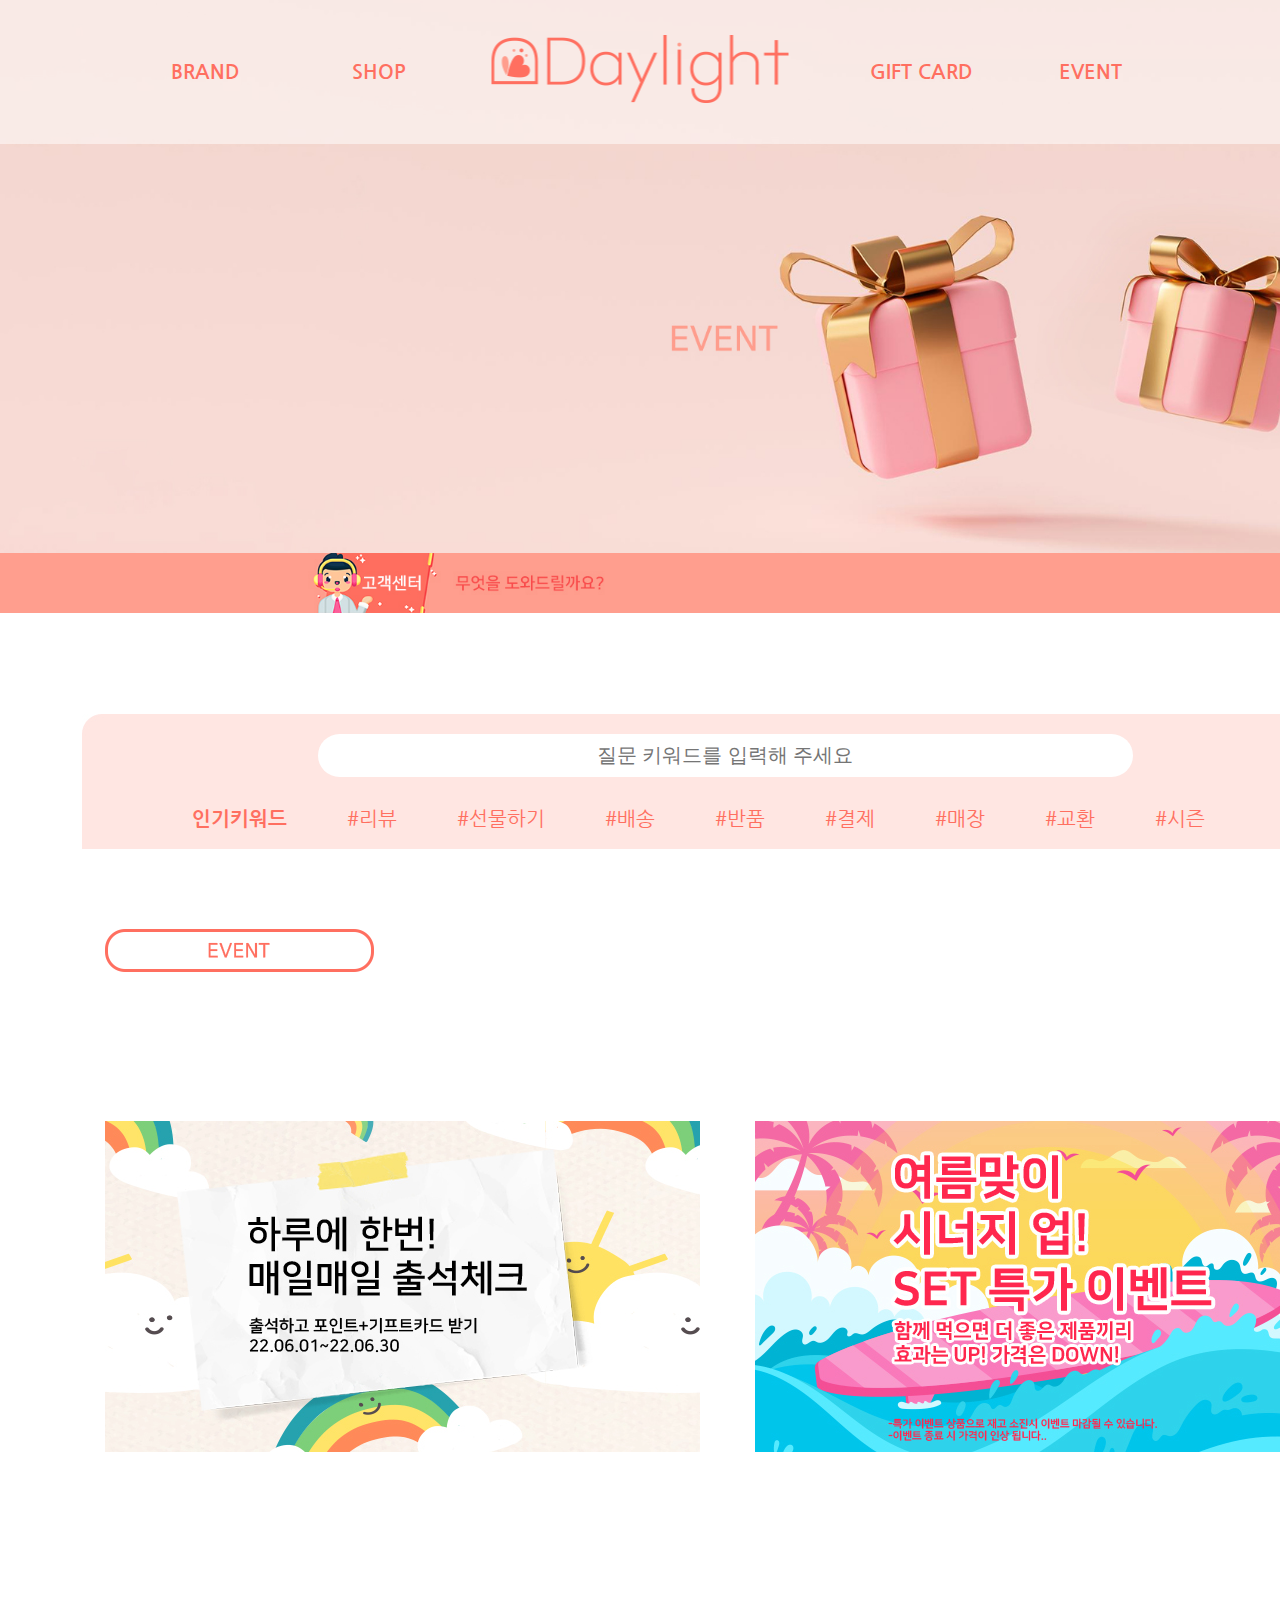
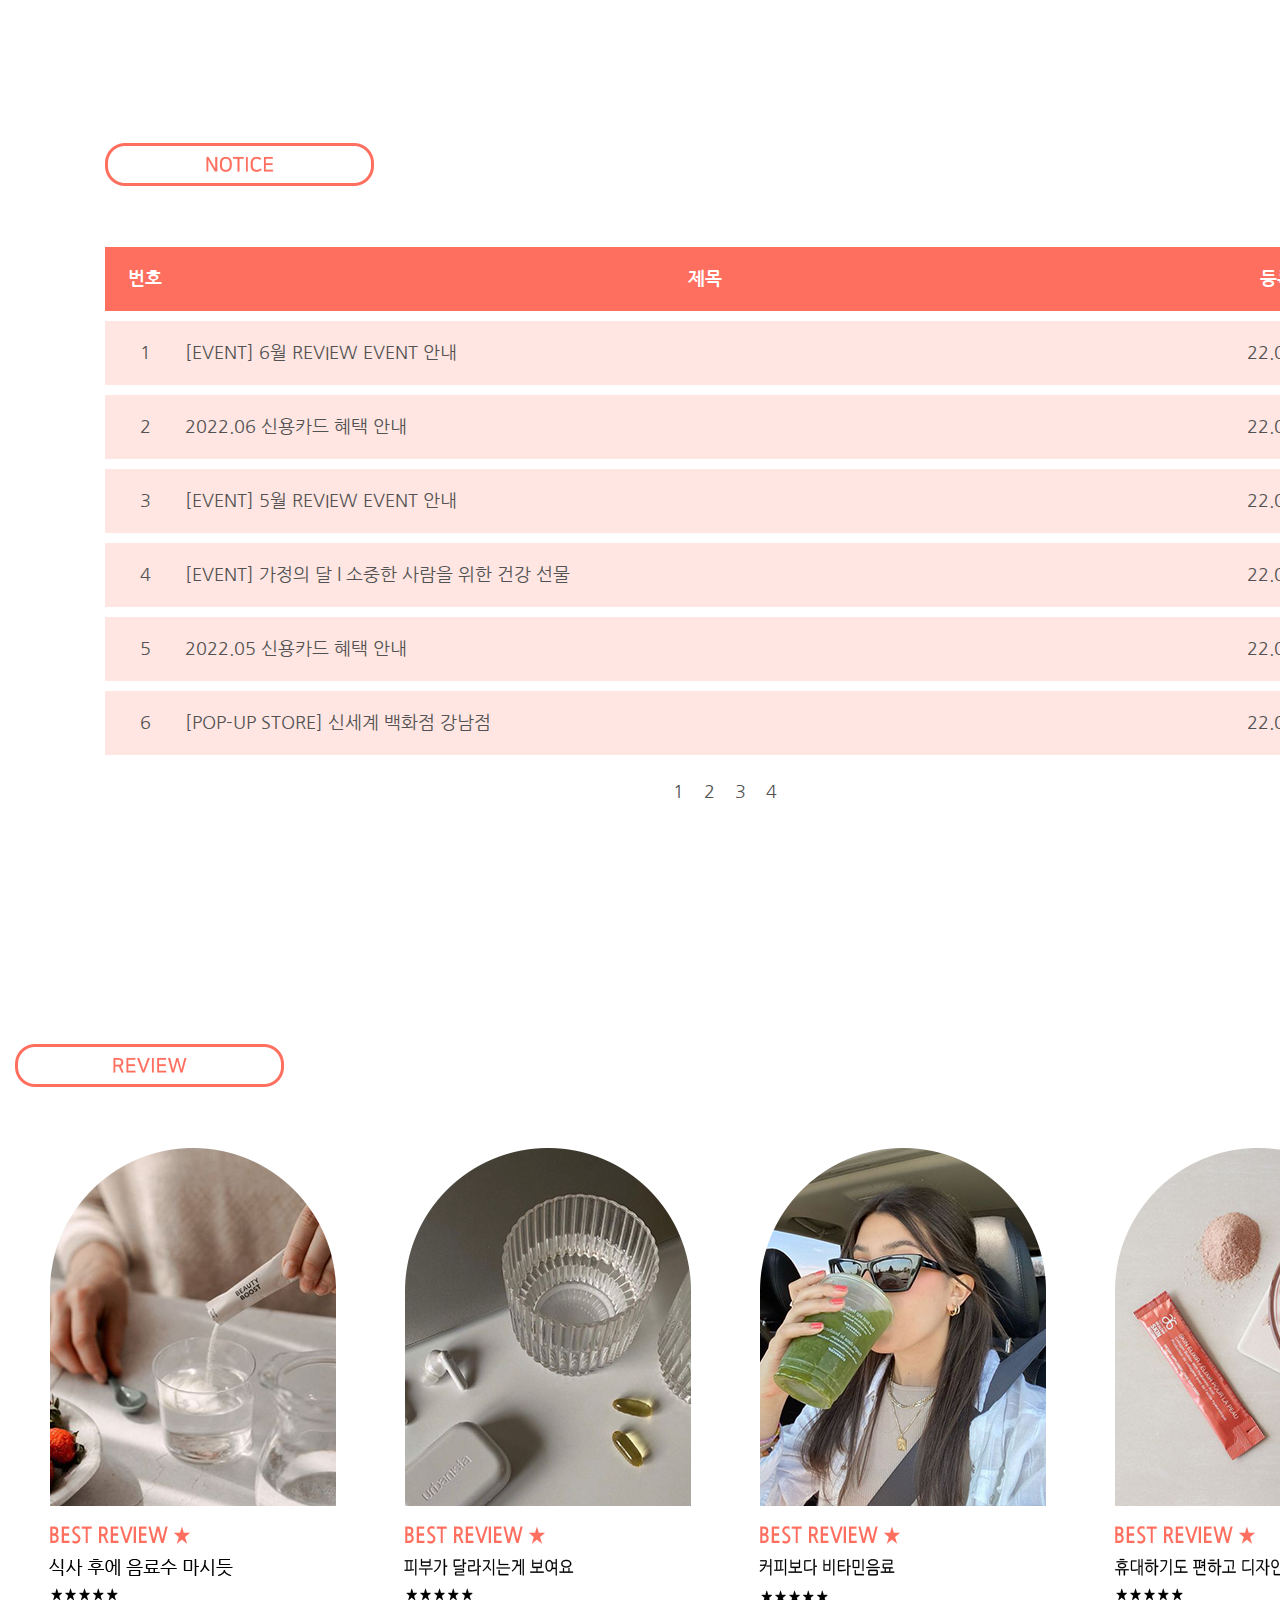
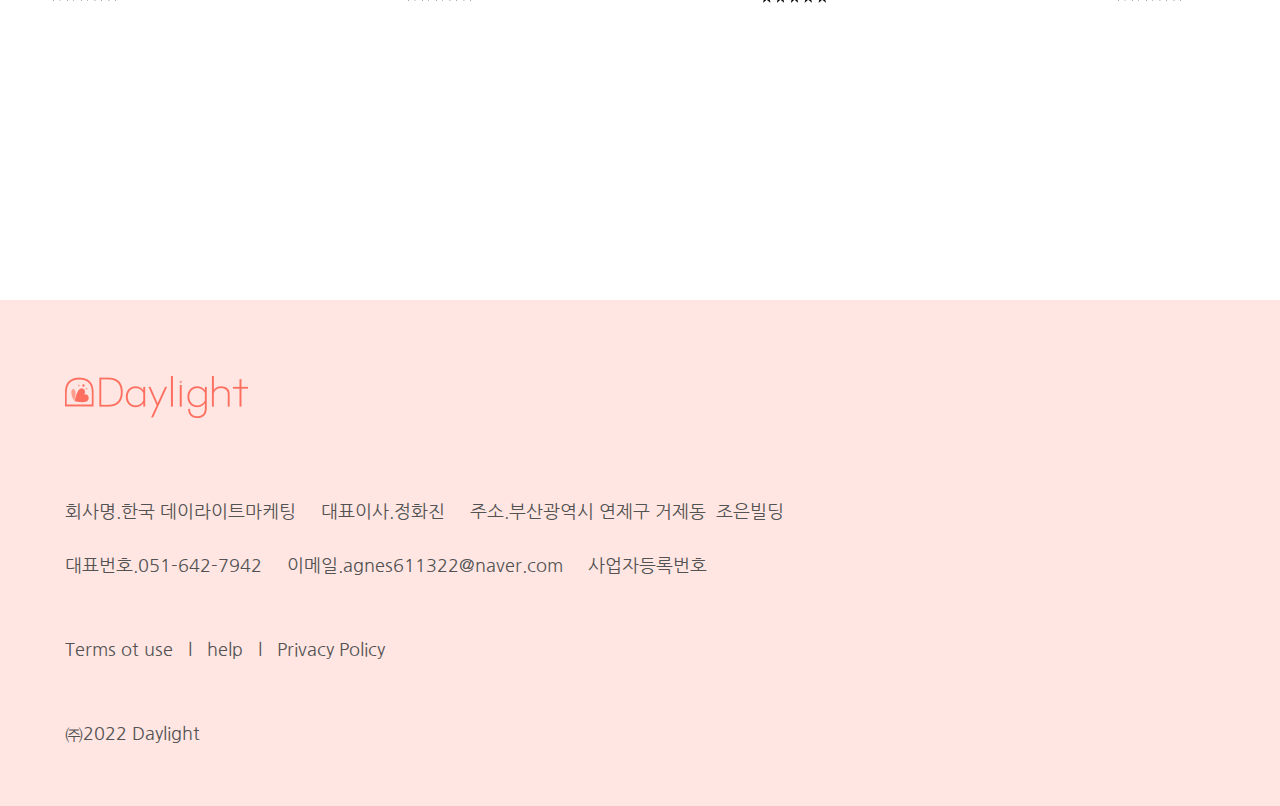
<file: daylight_sub4.html>
<!DOCTYPE html>
<html lang="ko">
<head>
    <meta charset="UTF-8">
    <meta http-equiv="X-UA-Compatible" content="IE=edge">
    <meta name="viewport" content="width=1450">
    <title>Daylight</title>
    <!--2. 연결 시켜야 할 파일을 연결 시킨다. 복사해서 head안에 본인 css파일 위에 위치 시킨다.-->
		<script src="https://unpkg.com/swiper/swiper-bundle.min.js"></script>
		<link rel="stylesheet" href="https://unpkg.com/swiper/swiper-bundle.min.css"/>
        <link rel="stylesheet" href="daylight_sub4.css">
		<link rel="shortcut icon" href="images/logo.png" type="image/x-icon">
		<link rel="preconnect" href="https://fonts.googleapis.com">
<link rel="preconnect" href="https://fonts.gstatic.com" crossorigin>
<link href="https://fonts.googleapis.com/css2?family=Nanum+Gothic:wght@400;700;800&display=swap" rel="stylesheet">
</head>
<body>
    <div class="header0">
        <div class="header clearfix">
            <ul class="header_menu1">
                <li><a href="daylight_sub1.html">BRAND</a></li>
                <li><a href="daylight_sub2.html">SHOP</a></li>
            </ul>
            <h1 class="header_menu2"><a href="index.html"><img src="images/0.Daylight_main/logo_menu.png" alt="상단메뉴로고"></a></h1>
            <ul class="header_menu3">
                <li><a href="daylight_sub3.html">GIFT CARD</a></li>
                <li><a href="daylight_sub4.html">EVENT</a></li>
            </ul>
        </div>
    </div>
<!-------------------header--------------------->
<div class="main_img"><img src="images/4.sub_EVENT/Main.jpg" alt="서브4메인이미지" width="100%"></div>

<div>
    <div><a href="#"><img src="images/4.sub_EVENT/Customer_Center.jpg" alt="고객센터" width="100%"></a></div>
</div>

<div>
    <div class="serch_bar">
        <input type="text" placeholder="질문 키워드를 입력해 주세요" class="serch_keyword">
        <p>
            <span>인기키워드</span>&nbsp;&nbsp;&nbsp;&nbsp;&nbsp;&nbsp;&nbsp;&nbsp;&nbsp;
            <a href="#">#리뷰</a>&nbsp;&nbsp;&nbsp;&nbsp;&nbsp;&nbsp;&nbsp;&nbsp;&nbsp;
            <a href="#">#선물하기</a>&nbsp;&nbsp;&nbsp;&nbsp;&nbsp;&nbsp;&nbsp;&nbsp;&nbsp;
            <a href="#">#배송</a>&nbsp;&nbsp;&nbsp;&nbsp;&nbsp;&nbsp;&nbsp;&nbsp;&nbsp;
            <a href="#">#반품</a>&nbsp;&nbsp;&nbsp;&nbsp;&nbsp;&nbsp;&nbsp;&nbsp;&nbsp;
            <a href="#">#결제</a>&nbsp;&nbsp;&nbsp;&nbsp;&nbsp;&nbsp;&nbsp;&nbsp;&nbsp;
            <a href="#">#매장</a>&nbsp;&nbsp;&nbsp;&nbsp;&nbsp;&nbsp;&nbsp;&nbsp;&nbsp;
            <a href="#">#교환</a>&nbsp;&nbsp;&nbsp;&nbsp;&nbsp;&nbsp;&nbsp;&nbsp;&nbsp;
            <a href="#">#시즌</a>&nbsp;&nbsp;&nbsp;&nbsp;&nbsp;&nbsp;&nbsp;&nbsp;&nbsp;
        </p>
    </div>
</div>

<div class="event">
    <div class="event_title"><img src="images/4.sub_EVENT/Event_title.png" alt="이벤트타이틀"></div>
    <div class="event_banner">
        <div class="event_banner1"><a href="#"><img src="images/4.sub_EVENT/event_banner1.jpg" alt="이벤트배너1"></a></div>
        <div class="event_banner2"><a href="#"><img src="images/4.sub_EVENT/event_banner2.jpg" alt="이벤트배너2"></a></div>
    </div>
</div>

<div class="notice">
    <div class="notice_title"><img src="images/4.sub_EVENT/Notice_title.png" alt="공지타이틀"></div>
    <div class="notice_box">
        <table>
            <tr>
                <th class="notice_box_title1">번호</th>
                <th class="notice_box_title2">제목</th>
                <th class="notice_box_title3">등록일</th>
            </tr>
            <tr class="blank">
                <td> </td>
                <td> </td>
                <td> </td>
            </tr>
            <tr>
                <td>1</td>
                <td class="left">[EVENT] 6월 REVIEW EVENT 안내</td>
                <td>22.05.30</td>
            </tr>
            <tr class="blank">
                <td> </td>
                <td> </td>
                <td> </td>
            </tr>
            <tr>
                <td>2</td>
                <td class="left">2022.06 신용카드 혜택 안내</td>
                <td>22.05.30</td>
            </tr>
            <tr class="blank">
                <td> </td>
                <td> </td>
                <td> </td>
            </tr>
            <tr>
                <td>3</td>
                <td class="left">[EVENT] 5월 REVIEW EVENT 안내</td>
                <td>22.04.30</td>
            </tr>
            <tr class="blank">
                <td> </td>
                <td> </td>
                <td> </td>
            </tr>
            <tr>
                <td>4</td>
                <td class="left">[EVENT] 가정의 달 l 소중한 사람을 위한 건강 선물</td>
                <td>22.04.30</td>
            </tr>
            <tr class="blank">
                <td> </td>
                <td> </td>
                <td> </td>
            </tr>
            <tr>
                <td>5</td>
                <td class="left">2022.05 신용카드 혜택 안내</td>
                <td>22.04.30</td>
            </tr>
            <tr class="blank">
                <td> </td>
                <td> </td>
                <td> </td>
            </tr>
            <tr>
                <td>6</td>
                <td class="left">[POP-UP STORE] 신세계 백화점 강남점</td>
                <td>22.04.30</td>
            </tr>
        </table>
    </div>
    <div class="notice_page">
        <a href="#">1</a>&nbsp;&nbsp;&nbsp;
        <a href="#">2</a>&nbsp;&nbsp;&nbsp;
        <a href="#">3</a>&nbsp;&nbsp;&nbsp;
        <a href="#">4</a>
    </div>
</div>

<div class="review">
    <div class="review_title"><img src="images/4.sub_EVENT/Review_title.png" alt="리뷰타이틀"></div>
    <div class="review_0">
        <ul class="clearfix">
            <li><a href="#"><img src="images/4.sub_EVENT/Review1.png" alt="리뷰1"></a></li>
            <li><a href="#"><img src="images/4.sub_EVENT/Review2.png" alt="리뷰2"></a></li>
            <li><a href="#"><img src="images/4.sub_EVENT/Review3.png" alt="리뷰3"></a></li>
            <li><a href="#"><img src="images/4.sub_EVENT/Review4.png" alt="리뷰4"></a></li>
        </ul>
    </div>
</div>


<!----------------footer------------------>
	<div id="footer">
		<div class="footer_inner">
			<a href="daylight_main.html"><img src="images/Footer_logo.png" alt="로고이미지"></a>
			<p class="footer_text1">회사명.한국&nbsp;데이라이트마케팅&nbsp;&nbsp;&nbsp;&nbsp;&nbsp;대표이사.정화진&nbsp;&nbsp;&nbsp;&nbsp;&nbsp;주소.부산광역시&nbsp;연제구&nbsp;거제동&nbsp;&nbsp;조은빌딩</p>
			<p class="footer_text2">대표번호.051-642-7942&nbsp;&nbsp;&nbsp;&nbsp;&nbsp;이메일.agnes611322@naver.com&nbsp;&nbsp;&nbsp;&nbsp;&nbsp;사업자등록번호</p>
			<p class="footer_text3">Terms ot use&nbsp;&nbsp;&nbsp;l&nbsp;&nbsp;&nbsp;help&nbsp;&nbsp;&nbsp;l&nbsp;&nbsp;&nbsp;Privacy Policy</p>
			<p class="footer_text4">㈜2022 Daylight</p>
		</div>
	</div>
   
</body>
</html>
</file>
<file: daylight_main.css>
*{
    padding: 0;
    margin: 0;
}
a{
    text-decoration: none;
    color: inherit;
}
body{
    font-family: 'Nanum Gothic', sans-serif;
    font-size:18px;
    line-height: 24px;
    color:#ff6f60; 
    min-width: 1450px;
}
ul{
    list-style:none;    
}
.clearfix::after{
    content:"";
    display: block;
    clear: both;
}
.header{
    width: 1050px;
    margin: auto;
    position: relative;
}
.header li{
    color: #ff6f60;
    font-weight: bold;
    font-size:20px;  
    float: left;
}
.header_menu1{
    float:left;
    padding:30px 0;
    text-align:center;
}
.header_menu3{
    float:right;
    padding:30px 0;
    text-align:center;
}
.header_menu3 li{
padding: 30px 43px;
}
.header_menu1 li{
    padding: 30px 56px;
}

/*header*/
#header{
    border-top:142px solid #ffff;
}
#header_inner{
    width:1200px;
    margin:0 auto;
    position:relative;
    /*logo포지션의 기준*/
}
.header_menu2{
    position: absolute;
    left: 50%;
    transform: translateX(-50%);
    top: 35px;
}
.wellcome{
    padding-top: 253px;
    margin: 0 auto;
    width: 1050px;
    text-align: center;
}
.text_title{
    padding-bottom: 120px;
}
.text{
    padding-bottom: 320px;
}
.best{
    text-align: center;
    margin: 0 auto;
    width: 1320px;
    padding-bottom: 200px;
}
p{
    color: #525252;
}
.best_text{
    padding-top: 20px;
    padding-bottom: 80px;  
}
.best1{
    background-image: url(images/0.Daylight_main/2.best_product/2_best_product1.jpg);
    width: 360px;
    height: 393px;
    float: left;
}
.best2{
    background-image: url(images/0.Daylight_main/2.best_product/2_best_product2.jpg);
    width: 360px;
    height: 393px;
    float: left;
    margin: 0 120px;
}
.best3{
    background-image: url(images/0.Daylight_main/2.best_product/2_best_product3.jpg);
    width: 360px;
    height: 393px;
    float: left;
}
.best1:hover{
    background-image: url(images/0.Daylight_main/2.best_product/2_best_product1_hover.jpg);
    transition: all 0.5s;
}
.best2:hover{
    background-image: url(images/0.Daylight_main/2.best_product/2_best_product2_hover.jpg);
    transition: all 0.5s;
}
.best3:hover{
    background-image: url(images/0.Daylight_main/2.best_product/2_best_product3_hover.jpg);
    transition: all 0.5s;
}

/* Decoration_Bar */
.deco_br{
    background-image: url(images/0.Daylight_main/3_decoration_banner.jpg);
    height: 400px;
    background-attachment: fixed;
    margin-bottom: 200px;
}

/* View_Rank */
.view_rank{
    margin: auto;
    width: 1320px;
    padding-bottom: 290px;
}
.view_rank_title{
    text-align: center;
    margin: 0 auto;
    width: 1320px;
}
.view_rank_text{
    padding-top: 20px;
    padding-bottom: 80px;
    text-align: center;
}
.view_rank_icon{
    text-align: right;
}
.tab_container{
    width: 547px;
    height: 506px;
    float:left;
}
.tabs{
    float:right;
    width:743px;
    border: 1px solid #ccc;
    height: 506px;
    padding: 0 80px;
    box-sizing: border-box;
}

.tabs li{
    border-bottom: 1px solid #ccc;
    padding: 20.5px 0;
}
.tabs li img{
    display: block;
}
.bg1{
    width:547px;
    height: 506px;
    background-image: url(images/0.Daylight_main/3.Review_Rank/view_rank1.jpg);
}
.bg1:hover{
    background-image: url(images/0.Daylight_main/3.Review_Rank/view_rank_hover1.jpg);
    transition: all 0.5s;
}
.bg2{
    width:547px;
    height: 506px;
    background-image: url(images/0.Daylight_main/3.Review_Rank/view_rank2.jpg);
}
.bg2:hover{
    background-image: url(images/0.Daylight_main/3.Review_Rank/view_rank_hover2.jpg);
    transition: all 0.5s;
}
.bg3{
    width:547px;
    height: 506px;
    background-image: url(images/0.Daylight_main/3.Review_Rank/view_rank3.jpg);
}
.bg3:hover{
    background-image: url(images/0.Daylight_main/3.Review_Rank/view_rank_hover3.jpg);
    transition: all 0.5s;
}
.bg4{
    width:547px;
    height: 506px;
    background-image: url(images/0.Daylight_main/3.Review_Rank/view_rank4.jpg);
}
.bg4:hover{
    background-image: url(images/0.Daylight_main/3.Review_Rank/view_rank_hover4.jpg);
    transition: all 0.5s;
}
.bg5{
    width:547px;
    height: 506px;
    background-image: url(images/0.Daylight_main/3.Review_Rank/view_rank5.jpg);
}
.bg5:hover{
    background-image: url(images/0.Daylight_main/3.Review_Rank/view_rank_hover5.jpg);
    transition: all 0.5s;
}

/* category */
.category{
    background-image: url(images/0.Daylight_main/4.Category/category_background_title.jpg);
    background-repeat: repeat-x;
    background-position: center bottom;
    height: 505px;
}
.category_box{
    margin: auto;
    width: 1300px;
}
.category_text_title{
    float: left;
    width: 356px;
    margin-right: 39px;
}
.category_title_imge{
    margin-bottom: 45px;    
}
.category_1{
    float: left;
    width: 285px;
    height: 418px;
    margin-right: 25px;
    background-image: url(images/0.Daylight_main//4.Category/category_small1.jpg);
}
.category_1:hover{
    background-image: url(images/0.Daylight_main/4.Category/category_big1.jpg);
    transition: all 0.5s;
}
.category_2{
    float: left;
    width: 285px;
    height: 418px;
    margin-right: 25px;
    background-image: url(images/0.Daylight_main//4.Category/category_small2.jpg);
}
.category_2:hover{
    background-image: url(images/0.Daylight_main/4.Category/category_big2.jpg);
    transition: all 0.5s;
    
}
.category_3{
    float: left;
    width: 285px;
    height: 418px;
    background-image: url(images/0.Daylight_main//4.Category/category_small3.jpg);
}
.category_3:hover{
    background-image: url(images/0.Daylight_main/4.Category/category_big3.jpg);
    transition: all 0.5s;
}
.event_title{
    text-align: center;
    margin: 0 auto;
    width: 1320px;
    padding-top: 290px;
}
.event_text_title{
    padding-top: 20px;
    padding-bottom: 80px;
    text-align: center;
}
.event_box{
    text-align: center;
}
.review_title{
    text-align: center;
    margin: 0 auto;
    width: 1320px;
    padding-top: 290px;
}
.review_text_title{
    padding-top: 20px;
    padding-bottom: 80px;
    text-align: center;
}
.mb2{
    margin: auto;
    width: 1320px;
}
.notice_title{
    text-align: center;
    margin: 0 auto;
    width: 1320px;
    padding-top: 290px;
}
.notice_text{
    padding-top: 20px;
    padding-bottom: 80px;
    text-align: center;
}
.notice_box{
    width: 1250px;
    margin: auto;
}
.notice_box1{
    float: left
}
.notice_box2{
    margin-top: 40px;
    float: right;
    background-image: url(images/0.Daylight_main/7.notice/7_notice_service_background.jpg);
    width: 574px;
    height: 350px;
    padding-top: 220px;
    box-sizing: border-box;
    padding-left: 40px;
}
.notice_box3{
    margin-right: 30px;
}
.notice_box1 table{
    width: 572px;
    color: #525252;
    border-collapse: collapse;
}
.notice_box1 td, .notice_box1 th{
    border-bottom: 1px solid #525252
}
.gongji{
text-align: left;
padding-bottom: 10px;
font-size: 20px;
}
.bogi{
text-align: right;
padding-bottom: 10px;
font-size: 20px;
}
.call{
    font-size: 42px;
    font-weight: bold;
    line-height: 60px;
}
.text1{
    padding-top: 25px;
    padding-bottom: 25px;
}
.text2{
    padding-top: 25px;
    padding-bottom: 25px;
}
.text3{
    padding-top: 25px;
    padding-bottom: 25px;
}
.text4{
    padding-top: 25px;
    padding-bottom: 25px;
}
.text5{
    padding-top: 25px;
    padding-bottom: 25px;
}
.text6{
    padding-top: 25px;
    padding-bottom: 25px;
}
#footer{
    background-color: #ffe6e2;
    height: 506px;
    margin-top: 392px;
}
.footer_inner{
    width: 1320px;
    margin: auto;
    padding-top: 76px;
}
.footer_text1{
    padding-top: 76px;
}
.footer_text2{
    padding-top: 30px;
}
.footer_text3{
    padding-top: 60px;
}
.footer_text4{
    padding-top: 60px;
}

.mb .swiper-pagination-bullet{
    width: 20px;
    height: 20px;
    background-color: #ff6f60;
}

.mb .swiper-button-next:after{content:url(images/0.Daylight_main/1.main_banner/1_slide_right.png);}
.mb .swiper-button-prev:after{content:url(images/0.Daylight_main/1.main_banner/1_slide_left.png);}
.mb .swiper-button-next{right:140px;}
.mb .swiper-button-prev{left:140px;}
.review{
    position: relative;
    margin: auto;
    width: 1320px;
}
.review_next:after{
    content:url(images/0.Daylight_main/1.main_banner/1_slide_right.png);
}
.review_prev:after{
    content:url(images/0.Daylight_main/1.main_banner/1_slide_right.png);
}
.review_next{
    right: -100px;
}
.review_prev{
    left: -100px;
}
.mb2{
    text-align: center;
}
</file>
<file: daylight_sub1.css>
*{
    padding: 0;
    margin: 0;
}
a{
    text-decoration: none;
    color: inherit;
}
body{
    font-family: 'Nanum Gothic', sans-serif;
    font-size:18px;
    line-height: 24px;
    color:#ff6f60; 
    min-width: 1450px;
}
ul{
    list-style:none;    
}
.clearfix::after{
    content:"";
    display: block;
    clear: both;
}
.header{
    width: 1050px;
    margin: auto;
    position: relative;
}
.header li{
    color: #ff6f60;
    font-weight: bold;
    font-size:20px;  
    float: left;
}
.header_menu1{
    float:left;
    padding:30px 0;
    text-align:center;
}
.header_menu3{
    float:right;
    padding:30px 0;
    text-align:center;
}
.header_menu3 li{
padding: 30px 43px;
}
.header_menu1 li{
    padding: 30px 56px;
}

/*header*/
.header0{
    position: absolute;
    top: 0;
    left: 0;
    width: 100%;
    background-color: rgba(255, 255, 255, 0.5);
}
#header_inner{
    width:1200px;
    margin:0 auto;
    position:relative;
    /*logo포지션의 기준*/
}
.header_menu2{
    position: absolute;
    left: 50%;
    transform: translateX(-50%);
    top: 35px;
}

#footer{
    background-color: #ffe6e2;
    height: 506px;
}
.footer_inner{
    width: 1320px;
    margin: auto;
    padding-top: 76px;
    color: #525252;
}
.footer_text1{
    padding-top: 76px;
}
.footer_text2{
    padding-top: 30px;
}
.footer_text3{
    padding-top: 60px;
}
.footer_text4{
    padding-top: 60px;
}

/* body */
.su1_body{
    margin-top: 140px;
    margin-bottom: 140px;
    text-align: center;
}
</file>
<file: daylight_sub2.css>
*{
    padding: 0;
    margin: 0;
}
a{
    text-decoration: none;
    color: inherit;
}
body{
    font-family: 'Nanum Gothic', sans-serif;
    font-size:18px;
    line-height: 24px;
    color:#ff6f60; 
    min-width: 1450px;
}
ul{
    list-style:none;    
}
.clearfix::after{
    content:"";
    display: block;
    clear: both;
}
.header{
    width: 1050px;
    margin: auto;
    position: relative;
}
.header li{
    color: #ff6f60;
    font-weight: bold;
    font-size:20px;  
    float: left;
}
.header_menu1{
    float:left;
    padding:30px 0;
    text-align:center;
}
.header_menu3{
    float:right;
    padding:30px 0;
    text-align:center;
}
.header_menu3 li{
padding: 30px 43px;
}
.header_menu1 li{
    padding: 30px 56px;
}
#header_inner{
    width:1200px;
    margin:0 auto;
    position:relative;
    /*logo포지션의 기준*/
}
.header_menu2{
    position: absolute;
    left: 50%;
    transform: translateX(-50%);
    top: 35px;
}
.header0{
    position: absolute;
    top: 0;
    left: 0;
    width: 100%;
    background-color: rgba(255, 255, 255, 0.5);
}
/*------------------------------------*/
.product{
    margin: auto;
    width: 1320px;
}
.product1 li{
    float: left;
    width: 25%;
    text-align: center;
    padding-bottom: 55px;
}
.product_title{
    text-align: center;
    padding-top: 160px;
    padding-bottom: 55px;
}

.goods{
    margin: auto;
    width: 1320px;
}
.goods li{
    float: left;
    width: 25%;
    text-align: center;
    padding-bottom: 55px;
}
.goods_title{
    text-align: center;
    padding-top: 160px;
    padding-bottom: 55px;
}


.best{
    width: 1320px;
    margin: auto;
}
.best_title{
    text-align: center;
    padding-top: 160px;
    padding-bottom: 55px;
}
.best1{
    background-image: url(images/2.sub_SHOP/2.best1.jpg);
    width: 365px;
    height: 365px;
    float: left;
}
.best2{
    margin: 0 112.5px;
    background-image: url(images/2.sub_SHOP/2.best2.jpg);
    width: 365px;
    height: 365px;
    float: left;
}
.best3{
    background-image: url(images/2.sub_SHOP/2.best3.jpg);
    width: 365px;
    height: 365px;
    float: left;
}
.best1:hover{
    background-image: url(images/2.sub_SHOP/2.best_hover1.jpg);
    transition: all 0.5s;
}
.best2:hover{
    background-image: url(images/2.sub_SHOP/2.best_hover2.jpg);
    transition: all 0.5s;
}
.best3:hover{
    background-image: url(images/2.sub_SHOP/2.best_hover3.jpg);
    transition: all 0.5s;
}


/*------footer------*/
#footer{
    background-color: #ffe6e2;
    height: 506px;
    margin-top: 392px;
}
.footer_inner{
    width: 1320px;
    margin: auto;
    padding-top: 76px;
    color: #525252;
}
.footer_text1{
    padding-top: 76px;
}
.footer_text2{
    padding-top: 30px;
}
.footer_text3{
    padding-top: 60px;
}
.footer_text4{
    padding-top: 60px;
}
</file>
<file: daylight_sub3.css>
*{
    padding: 0;
    margin: 0;
}
a{
    text-decoration: none;
    color: inherit;
}
body{
    font-family: 'Nanum Gothic', sans-serif;
    font-size:18px;
    line-height: 24px;
    color:#ff6f60; 
    min-width: 1450px;
}
ul{
    list-style:none;    
}
.clearfix::after{
    content:"";
    display: block;
    clear: both;
}
.header{
    width: 1050px;
    margin: auto;
    position: relative;
}
.header li{
    color: #ff6f60;
    font-weight: bold;
    font-size:20px;  
    float: left;
}
.header_menu1{
    float:left;
    padding:30px 0;
    text-align:center;
}
.header_menu3{
    float:right;
    padding:30px 0;
    text-align:center;
}
.header_menu3 li{
padding: 30px 43px;
}
.header_menu1 li{
    padding: 30px 56px;
}
#header_inner{
    width:1200px;
    margin:0 auto;
    position:relative;
    /*logo포지션의 기준*/
}
.header_menu2{
    position: absolute;
    left: 50%;
    transform: translateX(-50%);
    top: 35px;
}
.header0{
    position: absolute;
    top: 0;
    left: 0;
    width: 100%;
    background-color: rgba(255, 255, 255, 0.5);
}

/*-------------------*/

.giftcard{
    margin: auto;
    width: 1320px;
}
.giftcard li{
    float: left;
    width: 290px;
    height: 360px;
    margin-right: 53.3px;
    text-align: center;
}
.left{
    margin-right: 20px;
}
.padding{
    display: block;
    padding-bottom: 20px;
}
.giftcard .margin{
    margin-right: 0;
}

.gitfcard_title{
    text-align: center;
    padding-top: 160px;
    padding-bottom: 55px;
}
.event{
    background-color: #f7f8f8;
    margin: auto;
    width: 100%;
    height: 550px;
}
.event_banner{
    margin: auto;
    width: 1340px;
    height: 550px;
}
.event_banner1{
float: left;
padding-left: 6px;
padding-top: 87.5px;
}
.event_banner2{
float: left;
padding-top: 87.5px;
}


/*------footer------*/
#footer{
    background-color: #ffe6e2;
    height: 506px;
}
.footer_inner{
    width: 1320px;
    margin: auto;
    padding-top: 76px;
    color: #525252;
}
.footer_text1{
    padding-top: 76px;
}
.footer_text2{
    padding-top: 30px;
}
.footer_text3{
    padding-top: 60px;
}
.footer_text4{
    padding-top: 60px;
}
</file>
<file: daylight_sub4.css>
*{
    padding: 0;
    margin: 0;
}
a{
    text-decoration: none;
    color: inherit;
}
body{
    font-family: 'Nanum Gothic', sans-serif;
    font-size:18px;
    line-height: 24px;
    color:#ff6f60; 
    min-width: 1450px;
}
ul{
    list-style:none;    
}
.clearfix::after{
    content:"";
    display: block;
    clear: both;
}
.header{
    width: 1050px;
    margin: auto;
    position: relative;
}
.header li{
    color: #ff6f60;
    font-weight: bold;
    font-size:20px;  
    float: left;
}
.header_menu1{
    float:left;
    padding:30px 0;
    text-align:center;
}
.header_menu3{
    float:right;
    padding:30px 0;
    text-align:center;
}
.header_menu3 li{
padding: 30px 43px;
}
.header_menu1 li{
    padding: 30px 56px;
}
#header_inner{
    width:1200px;
    margin:0 auto;
    position:relative;
    /*logo포지션의 기준*/
}
.header_menu2{
    position: absolute;
    left: 50%;
    transform: translateX(-50%);
    top: 35px;
}
.header0{
    position: absolute;
    top: 0;
    left: 0;
    width: 100%;
    background-color: rgba(255, 255, 255, 0.5);
}
/*------------------*/
.main_img img{
    display: block;
}
.event{
    margin: auto;
    width: 1240px;
}
.event_title{
    padding-bottom: 55px;
}
.event_banner{
    margin: auto;
    width: 1340px;
    height: 550px;
}
.event_banner1{
    float: left;
    padding-right: 55px;
    padding-top: 87.5px;
}
.event_banner2{
    float: left;
    padding-top: 87.5px;
}
.notice{
    margin: auto;
    width: 1240px;
}
.notice_title{
    padding-top: 160px;
    padding-bottom: 55px;
}
.notice table{
    width: 100%;
    border-collapse: collapse;
}
.notice_box_title1{
    background-color: #ff6f60;
    width: 80px;
    padding: 20px 0;
    color: #ffff;
}
.notice_box_title2{
    background-color: #ff6f60;
    
    padding: 20px 0;
    color: #ffff;
}
.notice_box_title3{
    background-color: #ff6f60;
    width: 120px;
    padding: 20px 0;
    color: #ffff;
}
.left{
    text-align: left;
}
td{
    text-align: center;
    background-color: #ffe6e2;
    color: #525252;
    padding-top: 20px;
    padding-bottom: 20px;
}
.blank td{
    height: 10px;
    background-color: #ffff;
    padding: 0;
}
.notice_page{
    padding-top: 25px;
    padding-bottom: 80px;
    text-align: center;
    color: #525252;
}
.review{
    margin: auto;
    width: 1420px;
}
.review_title{
    padding-top: 160px;
    padding-bottom: 55px;
}
.review li{
    float: left;
    width: 25%;
    height: 360px;
    text-align: center;
}
.serch_bar{
    background-image: url(images/4.sub_EVENT/serch_bar.jpg);
    background-repeat: no-repeat;
    width: 1286px;
    height: 135px;
    margin: auto;
    margin-top: 95px;
    margin-bottom: 80px;
    text-align: center;
}
.serch_keyword{
    border: none;
    width: 815px;
    padding: 10px 0;
    text-align: center;
    border-radius: 21.5px;
    margin-top: 20px;
    margin-bottom: 30px;
    font-size: 20px;
}
.serch_bar p{
    text-align: center;
    font-size: 20px;
}
.serch_bar span{
    font-weight: bold;
}





/*------footer------*/
#footer{
    background-color: #ffe6e2;
    height: 506px;
    margin-top: 392px;
}
.footer_inner{
    width: 1320px;
    margin: auto;
    padding-top: 76px;
    color: #525252;
}
.footer_text1{
    padding-top: 76px;
}
.footer_text2{
    padding-top: 30px;
}
.footer_text3{
    padding-top: 60px;
}
.footer_text4{
    padding-top: 60px;
}
</file>
